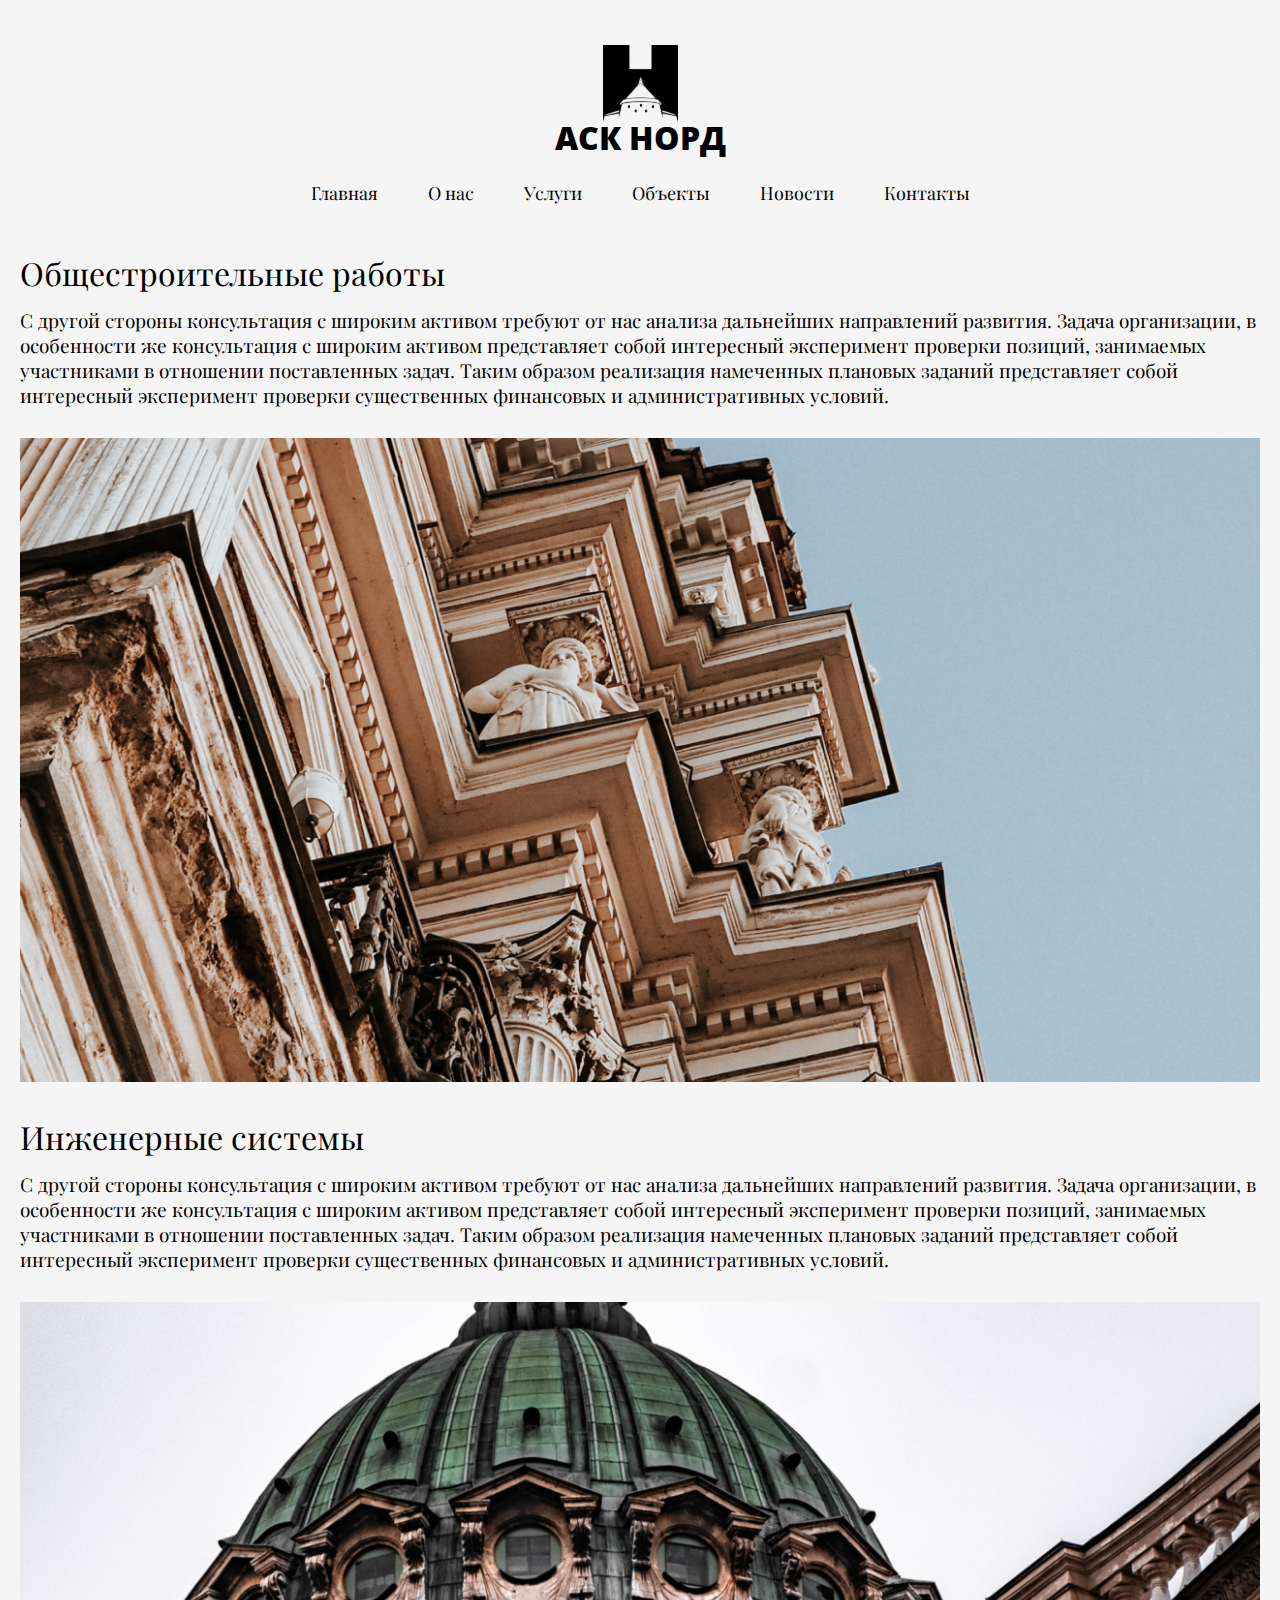
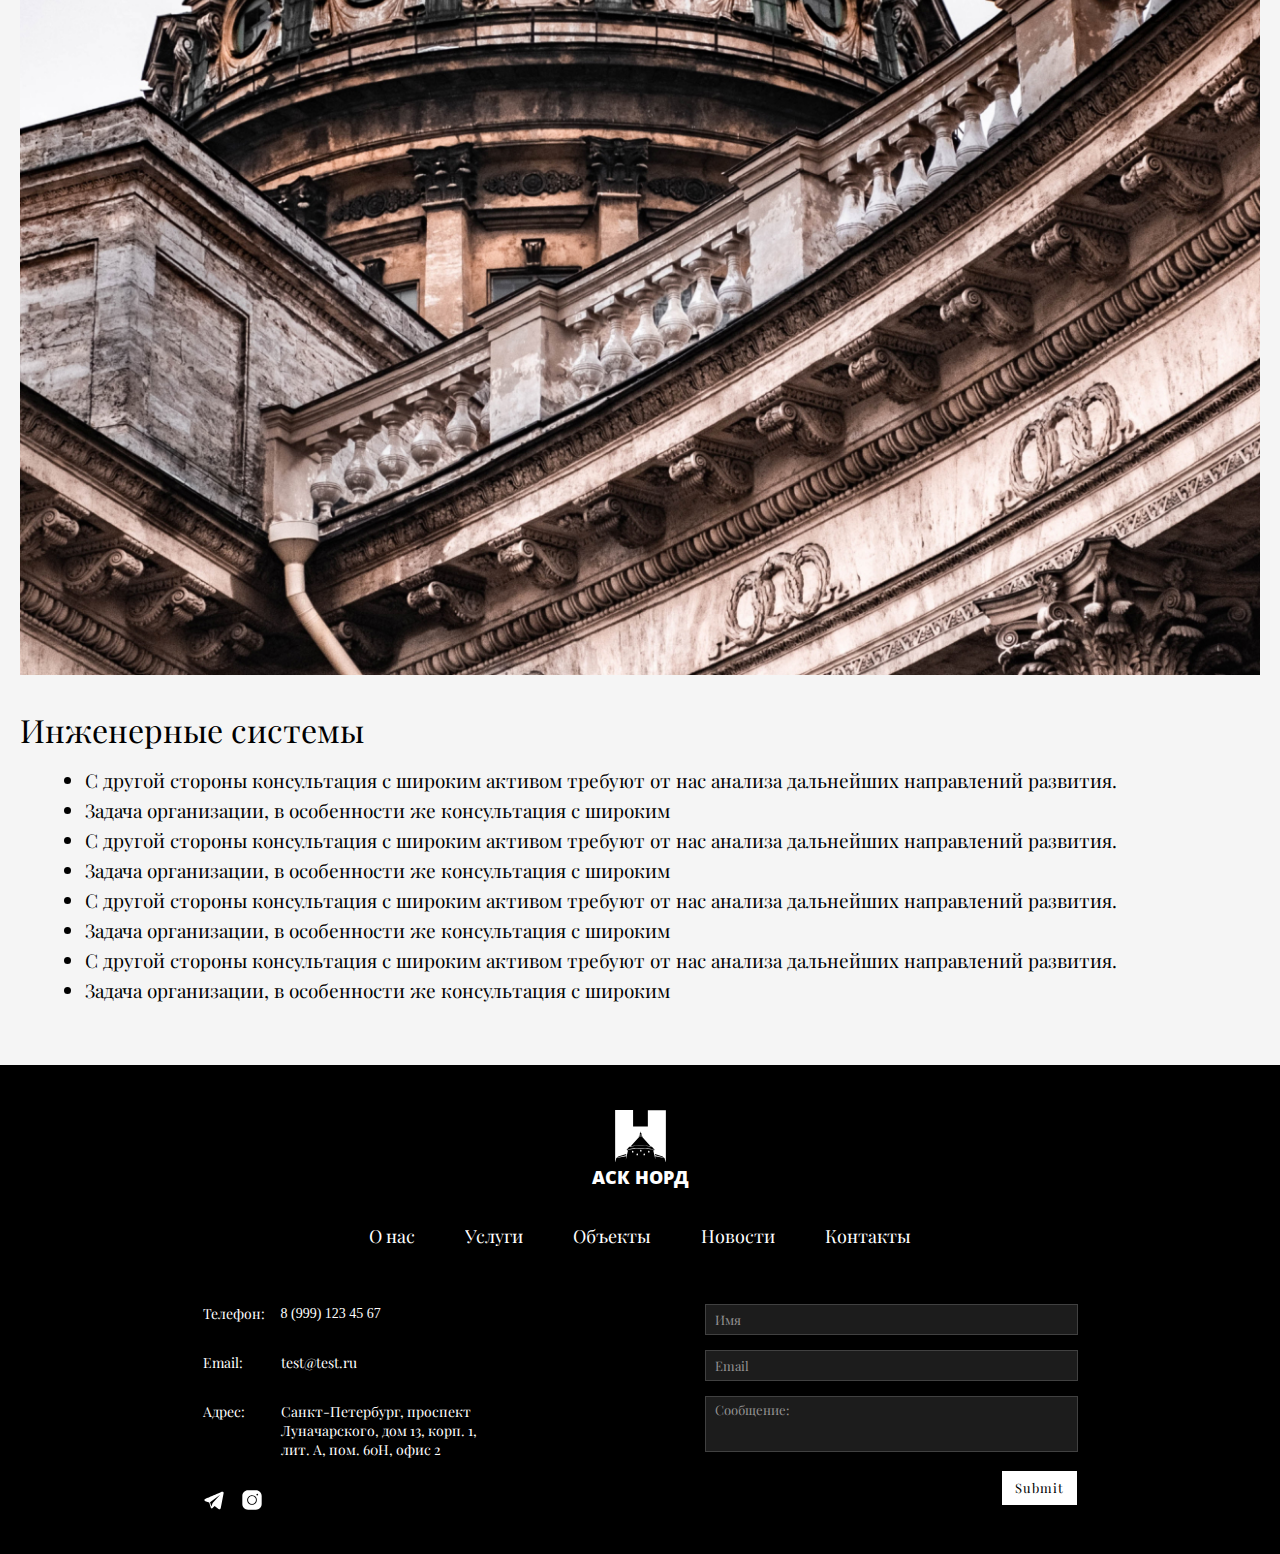
<file: about_us.html>
<!DOCTYPE html>
<html lang="en">
<head>
    <meta charset="UTF-8">
    <meta http-equiv="X-UA-Compatible" content="IE=edge">
    <meta name="viewport" content="width=device-width, initial-scale=1.0">
    <title>Document</title>
    <link rel="preconnect" href="https://fonts.googleapis.com">
    <link rel="preconnect" href="https://fonts.gstatic.com" crossorigin>
    <link href="https://fonts.googleapis.com/css2?family=Open+Sans:wght@800&family=Playfair+Display:wght@400;500;600&display=swap" rel="stylesheet">
    <link rel="stylesheet" href="css/styles/reset.css">
    <link rel="stylesheet" href="css/about-us/styles.css">
</head>
<body>
    <header class="header">
        <a href="#" class="header__logo logo">
            <img src="images/logo.svg" alt="logo" class="logo__img">
            <span class="logo__text">АСК НОРД</span>
        </a>
        <ul class="header__menu menu js-header-menu">
            <li class="menu__item">
            <a href="/" class="menu__link">Главная</a>
            </li>
            <li class="menu__item">
                <a href="about_us.html" class="menu__link">О нас</a>
            </li>
            <li class="menu__item">
                <a href="services.html" class="menu__link">Услуги</a>
            </li>
            <li class="menu__item">
                <a href="objects.html" class="menu__link">Объекты</a>
            </li>
            <li class="menu__item">
                <a href="news.html" class="menu__link">Новости</a>
            </li>
            <li class="menu__item">
                <a href="contacts.html" class="menu__link">Контакты</a>
            </li>
        </ul>
        <div class="header__burger burger js-burger">
            <div class="burger__line"></div>
            <div class="burger__line"></div>
            <div class="burger__line"></div>
        </div>
    </header>
    <main class="content wrapper main">
        <h3 class="content__title">Общестроительные работы</h3>
        <p class="content__description">С другой стороны консультация с широким активом требуют от нас анализа дальнейших направлений развития. Задача организации, в особенности же консультация с широким активом представляет собой интересный эксперимент проверки позиций, занимаемых участниками в отношении поставленных задач. Таким образом реализация намеченных плановых заданий представляет собой интересный эксперимент проверки существенных финансовых и административных условий.</p>
        <img src="images/about-us1.jpg" alt="card" class="content__card-one">
        <h3 class="content__title">Инженерные системы</h3>
        <p class="content__description">С другой стороны консультация с широким активом требуют от нас анализа дальнейших направлений развития. Задача организации, в особенности же консультация с широким активом представляет собой интересный эксперимент проверки позиций, занимаемых участниками в отношении поставленных задач. Таким образом реализация намеченных плановых заданий представляет собой интересный эксперимент проверки существенных финансовых и административных условий.</p>
        <img src="images/about-us2.jpg" alt="card" class="content__card-two">
        <h3 class="content__title">Инженерные системы</h3>
        <ul class="content__list">
            <li class="content__list-item">С другой стороны консультация с широким активом требуют от нас анализа дальнейших направлений развития.</li>
            <li class="content__list-item">Задача организации, в особенности же консультация с широким</li>
            <li class="content__list-item">С другой стороны консультация с широким активом требуют от нас анализа дальнейших направлений развития.</li>
            <li class="content__list-item">Задача организации, в особенности же консультация с широким</li>
            <li class="content__list-item">С другой стороны консультация с широким активом требуют от нас анализа дальнейших направлений развития.</li>
            <li class="content__list-item">Задача организации, в особенности же консультация с широким</li>
            <li class="content__list-item">С другой стороны консультация с широким активом требуют от нас анализа дальнейших направлений развития.</li>
            <li class="content__list-item">Задача организации, в особенности же консультация с широким</li>
        </ul>
    </main>
    <footer class="footer">
        <div class="footer__container">
            <div class="footer__header">
                <a href="#" class="footer__logo logo">
                    <img src="images/logo_footer.svg" alt="logo" class="logo__img">
                    <span class="logo__text">АСК НОРД</span>
                </a>
                <ul class="footer__menu menu">
                    <li class="menu__item">
                        <a href="about_us.html" class="menu__link">О нас</a>
                    </li>
                    <li class="menu__item">
                        <a href="services.html" class="menu__link">Услуги</a>
                    </li>
                    <li class="menu__item">
                        <a href="objects.html" class="menu__link">Объекты</a>
                    </li>
                    <li class="menu__item">
                        <a href="news.html" class="menu__link">Новости</a>
                    </li>
                    <li class="menu__item">
                        <a href="contacts.html" class="menu__link">Контакты</a>
                    </li>
                </ul>
            </div>
            <div class="footer__main">
                <div class="footer__left">
                    <div class="footer__list contacts-list">
                        <ul class="contacts-list__markers">
                            <li class="contacts-list__item">Телефон:</li>
                            <li class="contacts-list__item">Email:</li>
                            <li class="contacts-list__item">Адрес:</li>
                        </ul>
                        <ul class="contacts-list__elements">
                            <li class="contacts-list__item contacts-list__item_phone">8 (999) 123 45 67</li>
                            <li class="contacts-list__item">test@test.ru</li>
                            <li class="contacts-list__item">Санкт-Петербург, проспект Луначарского, дом 13, корп. 1, лит. А, пом. 60Н, офис 2</li>
                        </ul>
                    </div>
                    <ul class="footer__sotial sotial-list">
                        <li class="sotial-list__item">
                            <a href="#" class="sotial-list__item">
                                <img class="sotial-list__img" src="images/icons/tlg.svg" alt="telegram">
                            </a>
                        </li>
                        <li class="sotial-list__item">
                            <a href="#" class="sotial-list__item">
                                <img class="sotial-list__img" src="images/icons/inst.svg" alt="instagram">
                            </a>
                        </li>
                    </ul>
                </div>

                <form action="" class="footer__form">
                    <input type="text" name="name" class="footer__input" placeholder="Имя">
                    <input type="email" name="email" class="footer__input" placeholder="Email">
                    <textarea name="message" class="footer__input footer__textarea" placeholder="Сообщение:"></textarea>
                    <input type="submit" name="submit" class="footer__button">
                </form>
            </div>
        </div>
    </footer>
    <script src="js/header.js"></script>
</body>
</html>
</file>
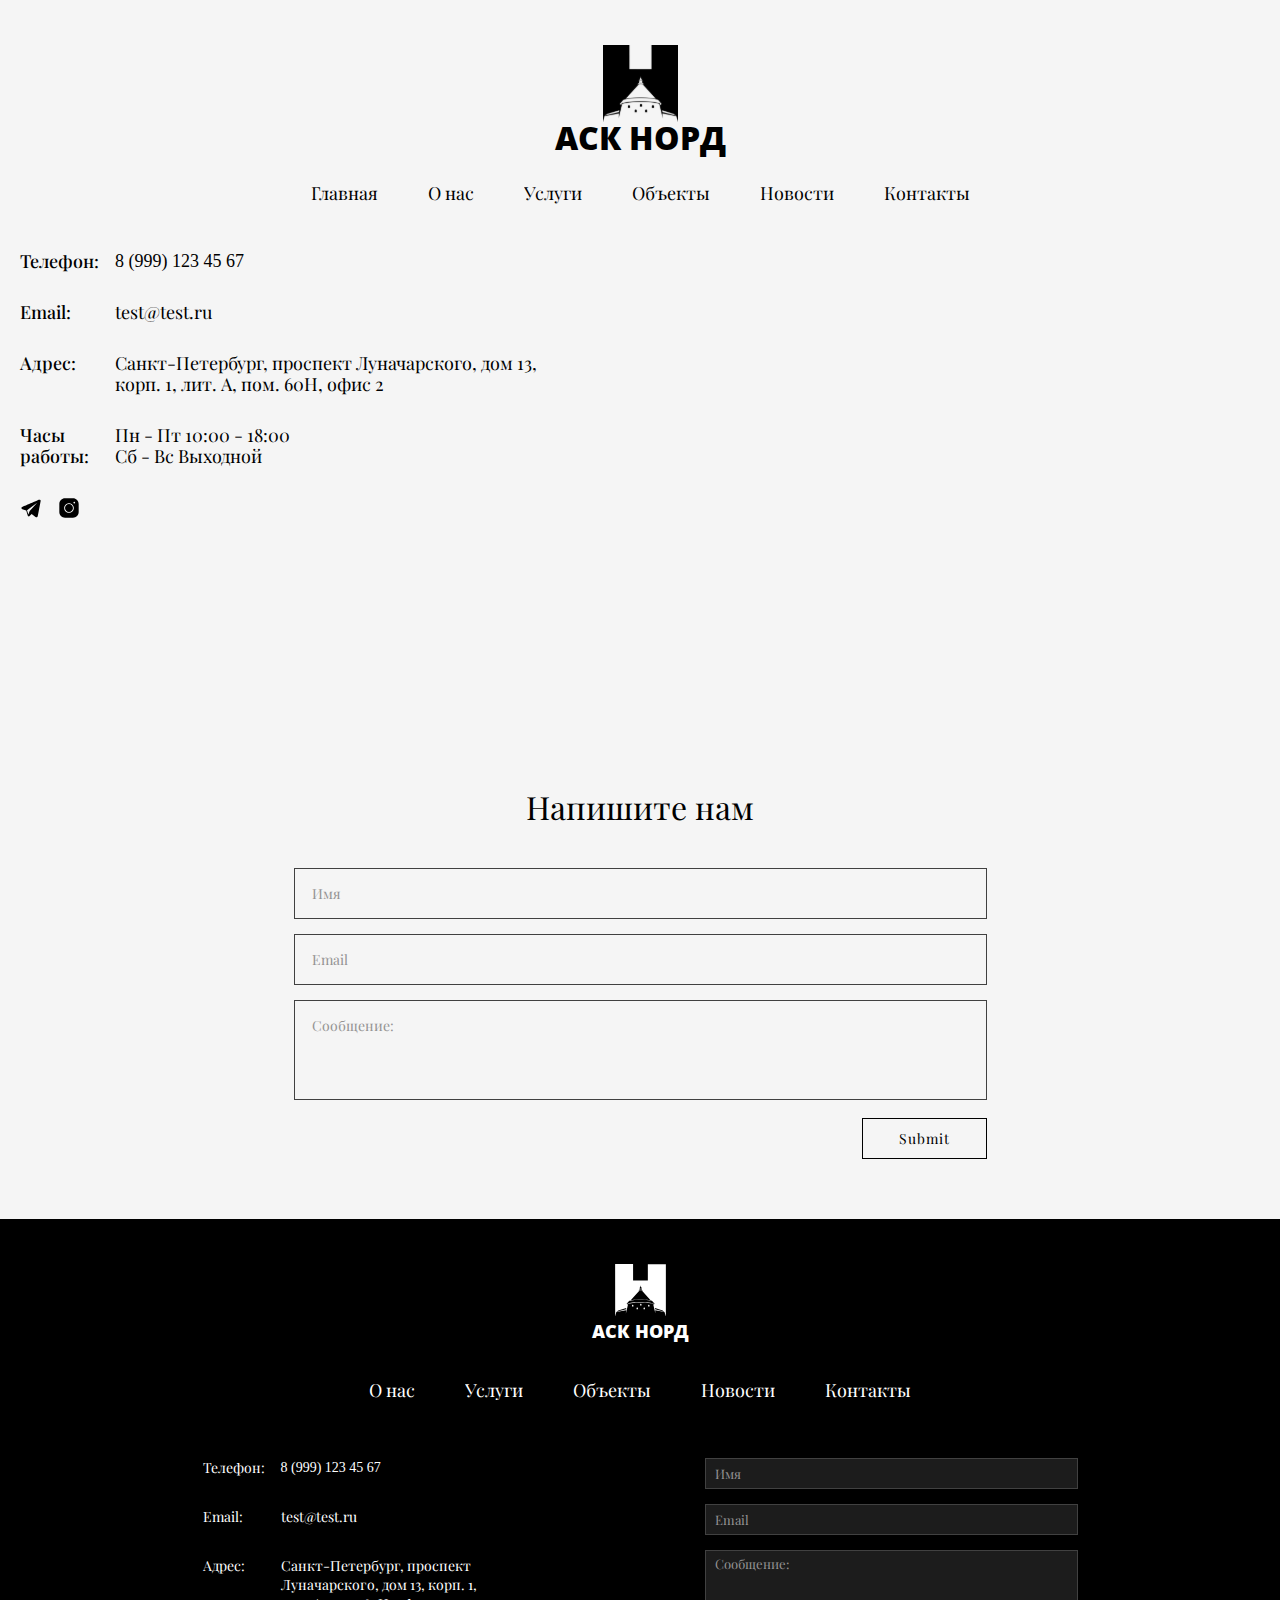
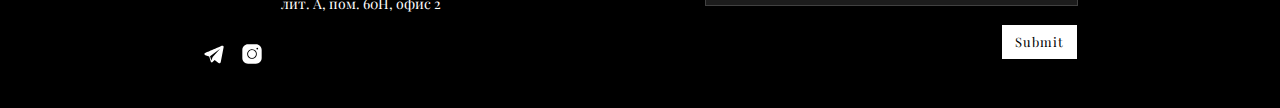
<file: contacts.html>
<!DOCTYPE html>
<html lang="en">
<head>
    <meta charset="UTF-8">
    <meta http-equiv="X-UA-Compatible" content="IE=edge">
    <meta name="viewport" content="width=device-width, initial-scale=1.0">
    <title>Контакты</title>
    <link rel="stylesheet" href="css/styles/reset.css">
    <link rel="preconnect" href="https://fonts.googleapis.com">
    <link rel="preconnect" href="https://fonts.gstatic.com" crossorigin>
    <link href="https://fonts.googleapis.com/css2?family=Open+Sans:wght@800&family=Playfair+Display:wght@400;500;600&display=swap" rel="stylesheet">
    <link rel="stylesheet" href="css/contacts/styles.css">
    <script src="https://api-maps.yandex.ru/2.1/?apikey=114dde5b-91f3-4315-85a9-27c944c4bec7&lang=ru_RU" type="text/javascript"></script>
</head>
<body>
    <header class="header">
        <a href="#" class="header__logo logo">
            <img src="images/logo.svg" alt="logo" class="logo__img">
            <span class="logo__text">АСК НОРД</span>
        </a>
        <ul class="header__menu menu js-header-menu">
            <li class="menu__item">
                <a href="/" class="menu__link">Главная</a>
            </li>
            <li class="menu__item">
                <a href="about_us.html" class="menu__link">О нас</a>
            </li>
            <li class="menu__item">
                <a href="services.html" class="menu__link">Услуги</a>
            </li>
            <li class="menu__item">
                <a href="objects.html" class="menu__link">Объекты</a>
            </li>
            <li class="menu__item">
                <a href="news.html" class="menu__link">Новости</a>
            </li>
            <li class="menu__item">
                <a href="contacts.html" class="menu__link">Контакты</a>
            </li>
        </ul>
        <div class="header__burger burger js-burger">
            <div class="burger__line"></div>
            <div class="burger__line"></div>
            <div class="burger__line"></div>
        </div>
    </header>
    <main class="contacts wrapper main">
        <div class="contacts__header">
            <div class="contacts__info">
                <div class="contacts-list">
                    <ul class="contacts-list__markers contacts-list__markers_address">
                        <li class="contacts-list__item">Телефон:</li>
                        <li class="contacts-list__item">Email:</li>
                        <li class="contacts-list__item contacts-list__item_address">Адрес:</li>
                        <li class="contacts-list__item">Часы работы:</li>
                    </ul>
                    <ul class="contacts-list__elements contacts-list__elements_address">
                        <li class="contacts-list__item contacts-list__item_phone">8 (999) 123 45 67</li>
                        <li class="contacts-list__item">test@test.ru</li>
                        <li class="contacts-list__item contacts-list__item_address">Санкт-Петербург, проспект Луначарского, дом 13, корп. 1, лит. А, пом. 60Н, офис 2</li>
                        <li class="contacts-list__item">Пн - Пт 10:00 - 18:00 <br> Сб - Вс Выходной</li>
                    </ul>
                </div>
                <ul class="sotial-list">
                    <li class="sotial-list__item">
                        <a href="#" class="sotial-list__item">
                            <img class="sotial-list__img" src="images/icons/contacts_tg.svg" alt="telegram">
                        </a>
                    </li>
                    <li class="sotial-list__item">
                        <a href="#" class="sotial-list__item">
                            <img class="sotial-list__img" src="images/icons/contacts_inst.svg" alt="instagram">
                        </a>
                    </li>
                </ul>
            </div>
            <div class="contacts__map" id="map"></div>
        </div>
        <form action="" class="contacts__form">
            <h2 class="contacts__title">Напишите нам</h2>
            <input type="text" name="name" class="contacts__input" placeholder="Имя">
            <input type="email" name="email" class="contacts__input" placeholder="Email">
            <textarea name="message" class="contacts__input contacts__textarea" placeholder="Сообщение:"></textarea>
            <input type="submit" name="submit" class="contacts__button">
        </form>
    </main>
    <footer class="footer">
        <div class="footer__container">
            <div class="footer__header">
                <a href="#" class="footer__logo logo">
                    <img src="images/logo_footer.svg" alt="logo" class="logo__img">
                    <span class="logo__text">АСК НОРД</span>
                </a>
                <ul class="footer__menu menu">
                    <li class="menu__item">
                        <a href="about_us.html" class="menu__link">О нас</a>
                    </li>
                    <li class="menu__item">
                        <a href="services.html" class="menu__link">Услуги</a>
                    </li>
                    <li class="menu__item">
                        <a href="objects.html" class="menu__link">Объекты</a>
                    </li>
                    <li class="menu__item">
                        <a href="news.html" class="menu__link">Новости</a>
                    </li>
                    <li class="menu__item">
                        <a href="contacts.html" class="menu__link">Контакты</a>
                    </li>
                </ul>
            </div>
            <div class="footer__main">
                <div class="footer__left">
                    <div class="footer__list contacts-list">
                        <ul class="contacts-list__markers">
                            <li class="contacts-list__item">Телефон:</li>
                            <li class="contacts-list__item">Email:</li>
                            <li class="contacts-list__item">Адрес:</li>
                        </ul>
                        <ul class="contacts-list__elements">
                            <li class="contacts-list__item contacts-list__item_phone">8 (999) 123 45 67</li>
                            <li class="contacts-list__item">test@test.ru</li>
                            <li class="contacts-list__item">Санкт-Петербург, проспект Луначарского, дом 13, корп. 1, лит. А, пом. 60Н, офис 2</li>
                        </ul>
                    </div>
                    <ul class="footer__sotial sotial-list">
                        <li class="sotial-list__item">
                            <a href="#" class="sotial-list__item">
                                <img class="sotial-list__img" src="images/icons/tlg.svg" alt="telegram">
                            </a>
                        </li>
                        <li class="sotial-list__item">
                            <a href="#" class="sotial-list__item">
                                <img class="sotial-list__img" src="images/icons/inst.svg" alt="instagram">
                            </a>
                        </li>
                    </ul>
                </div>

                <form action="" class="footer__form">
                    <input type="text" name="name" class="footer__input" placeholder="Имя">
                    <input type="email" name="email" class="footer__input" placeholder="Email">
                    <textarea name="message" class="footer__input footer__textarea" placeholder="Сообщение:"></textarea>
                    <input type="submit" name="submit" class="footer__button">
                </form>
            </div>
        </div>
    </footer>
    <script src="js/contacts.js"></script>
    <script src="js/header.js"></script>
</body>
</file>
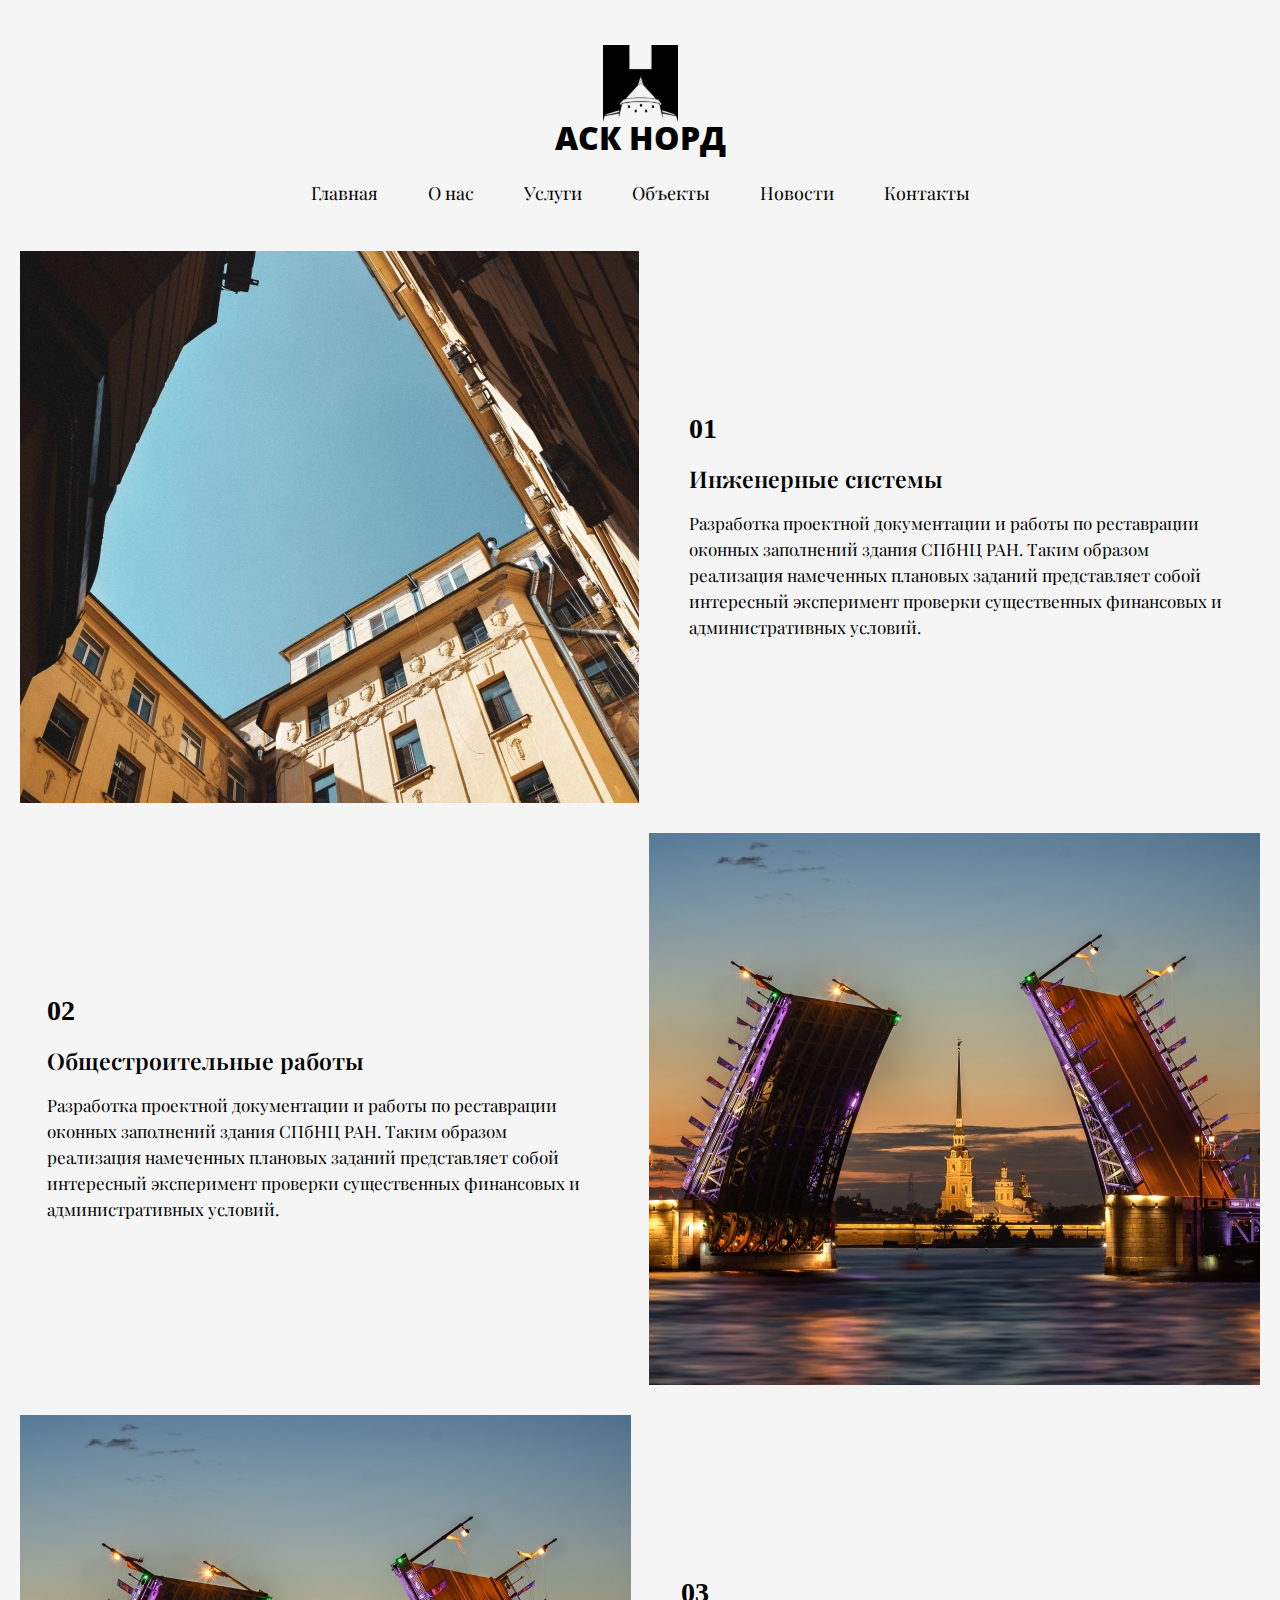
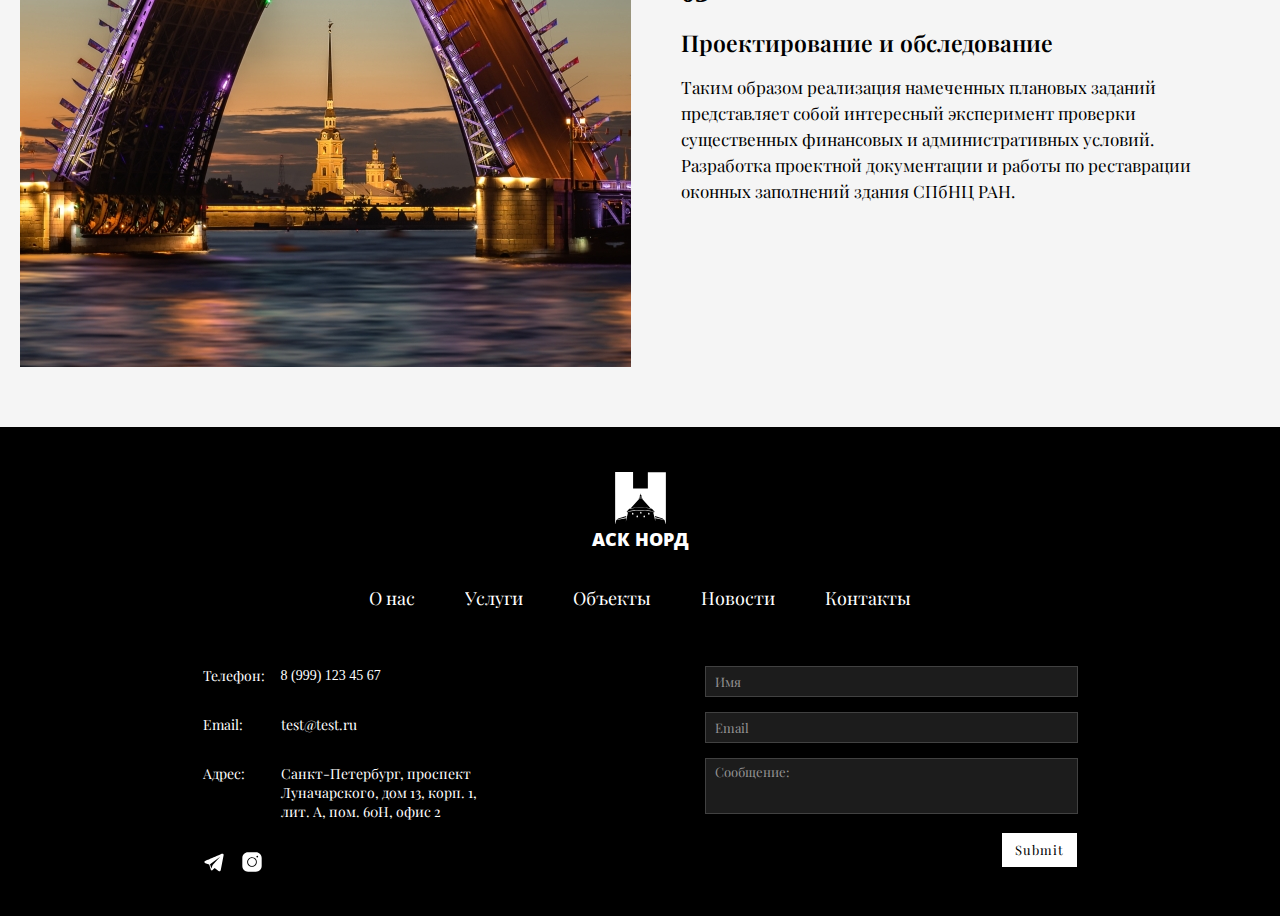
<file: news.html>
<!DOCTYPE html>
<html lang="en">
<head>
    <meta charset="UTF-8">
    <meta http-equiv="X-UA-Compatible" content="IE=edge">
    <meta name="viewport" content="width=device-width, initial-scale=1.0">
    <title>Новости</title>
    <link rel="stylesheet" href="css/styles/reset.css">
    <link rel="preconnect" href="https://fonts.googleapis.com">
    <link rel="preconnect" href="https://fonts.gstatic.com" crossorigin>
    <link href="https://fonts.googleapis.com/css2?family=Open+Sans:wght@800&family=Playfair+Display:wght@400;500;600&display=swap" rel="stylesheet">
    <link rel="stylesheet" href="css/news/styles.css">
</head>
<body>
    <header class="header">
        <a href="#" class="header__logo logo">
            <img src="images/logo.svg" alt="logo" class="logo__img">
            <span class="logo__text">АСК НОРД</span>
        </a>
        <ul class="header__menu menu js-header-menu">
            <li class="menu__item">
                <a href="/" class="menu__link">Главная</a>
            </li>
            <li class="menu__item">
                <a href="about_us.html" class="menu__link">О нас</a>
            </li>
            <li class="menu__item">
                <a href="services.html" class="menu__link">Услуги</a>
            </li>
            <li class="menu__item">
                <a href="objects.html" class="menu__link">Объекты</a>
            </li>
            <li class="menu__item">
                <a href="news.html" class="menu__link">Новости</a>
            </li>
            <li class="menu__item">
                <a href="contacts.html" class="menu__link">Контакты</a>
            </li>
        </ul>
        <div class="header__burger burger js-burger">
            <div class="burger__line"></div>
            <div class="burger__line"></div>
            <div class="burger__line"></div>
        </div>
    </header>
    <main class="news wrapper main">
        <div class="news__block">
            <img src="images/news_card1.jpg" alt="news card" class="news__img">
            <div class="news__content">
                <h5 class="news__number">01</h5>
                <h6 class="news__title">Инженерные системы</h6>
                <p class="news__description">Разработка проектной документации и работы по реставрации оконных заполнений здания СПбНЦ РАН. Таким образом реализация намеченных плановых заданий представляет собой интересный эксперимент проверки существенных финансовых и административных условий.</p>
            </div>
        </div>
        <div class="news__block">
            <img src="images/news_card2.jpg" alt="news card" class="news__img">
            <div class="news__content">
                <h5 class="news__number">02</h5>
                <h6 class="news__title">Общестроительные работы</h6>
                <p class="news__description">Разработка проектной документации и работы по реставрации оконных заполнений здания СПбНЦ РАН. Таким образом реализация намеченных плановых заданий представляет собой интересный эксперимент проверки существенных финансовых и административных условий.</p>
            </div>
        </div>
        <div class="news__block">
            <img src="images/news_card2.jpg" alt="news card" class="news__img">
            <div class="news__content">
                <h5 class="news__number">03</h5>
                <h6 class="news__title">Проектирование и обследование</h6>
                <p class="news__description">Таким образом реализация намеченных плановых заданий представляет собой интересный эксперимент проверки существенных финансовых и административных условий. Разработка проектной документации и работы по реставрации оконных заполнений здания СПбНЦ РАН.</p>
            </div>
        </div>
    </main>
    <footer class="footer">
        <div class="footer__container">
            <div class="footer__header">
                <a href="#" class="footer__logo logo">
                    <img src="images/logo_footer.svg" alt="logo" class="logo__img">
                    <span class="logo__text">АСК НОРД</span>
                </a>
                <ul class="footer__menu menu">
                    <li class="menu__item">
                        <a href="about_us.html" class="menu__link">О нас</a>
                    </li>
                    <li class="menu__item">
                        <a href="services.html" class="menu__link">Услуги</a>
                    </li>
                    <li class="menu__item">
                        <a href="objects.html" class="menu__link">Объекты</a>
                    </li>
                    <li class="menu__item">
                        <a href="news.html" class="menu__link">Новости</a>
                    </li>
                    <li class="menu__item">
                        <a href="contacts.html" class="menu__link">Контакты</a>
                    </li>
                </ul>
            </div>
            <div class="footer__main">
                <div class="footer__left">
                    <div class="footer__list contacts-list">
                        <ul class="contacts-list__markers">
                            <li class="contacts-list__item">Телефон:</li>
                            <li class="contacts-list__item">Email:</li>
                            <li class="contacts-list__item">Адрес:</li>
                        </ul>
                        <ul class="contacts-list__elements">
                            <li class="contacts-list__item contacts-list__item_phone">8 (999) 123 45 67</li>
                            <li class="contacts-list__item">test@test.ru</li>
                            <li class="contacts-list__item">Санкт-Петербург, проспект Луначарского, дом 13, корп. 1, лит. А, пом. 60Н, офис 2</li>
                        </ul>
                    </div>
                    <ul class="footer__sotial sotial-list">
                        <li class="sotial-list__item">
                            <a href="#" class="sotial-list__item">
                                <img class="sotial-list__img" src="images/icons/tlg.svg" alt="telegram">
                            </a>
                        </li>
                        <li class="sotial-list__item">
                            <a href="#" class="sotial-list__item">
                                <img class="sotial-list__img" src="images/icons/inst.svg" alt="instagram">
                            </a>
                        </li>
                    </ul>
                </div>

                <form action="" class="footer__form">
                    <input type="text" name="name" class="footer__input" placeholder="Имя">
                    <input type="email" name="email" class="footer__input" placeholder="Email">
                    <textarea name="message" class="footer__input footer__textarea" placeholder="Сообщение:"></textarea>
                    <input type="submit" name="submit" class="footer__button">
                </form>
            </div>
        </div>
    </footer>
    <script src="js/header.js"></script>
</body>
</html>
</file>
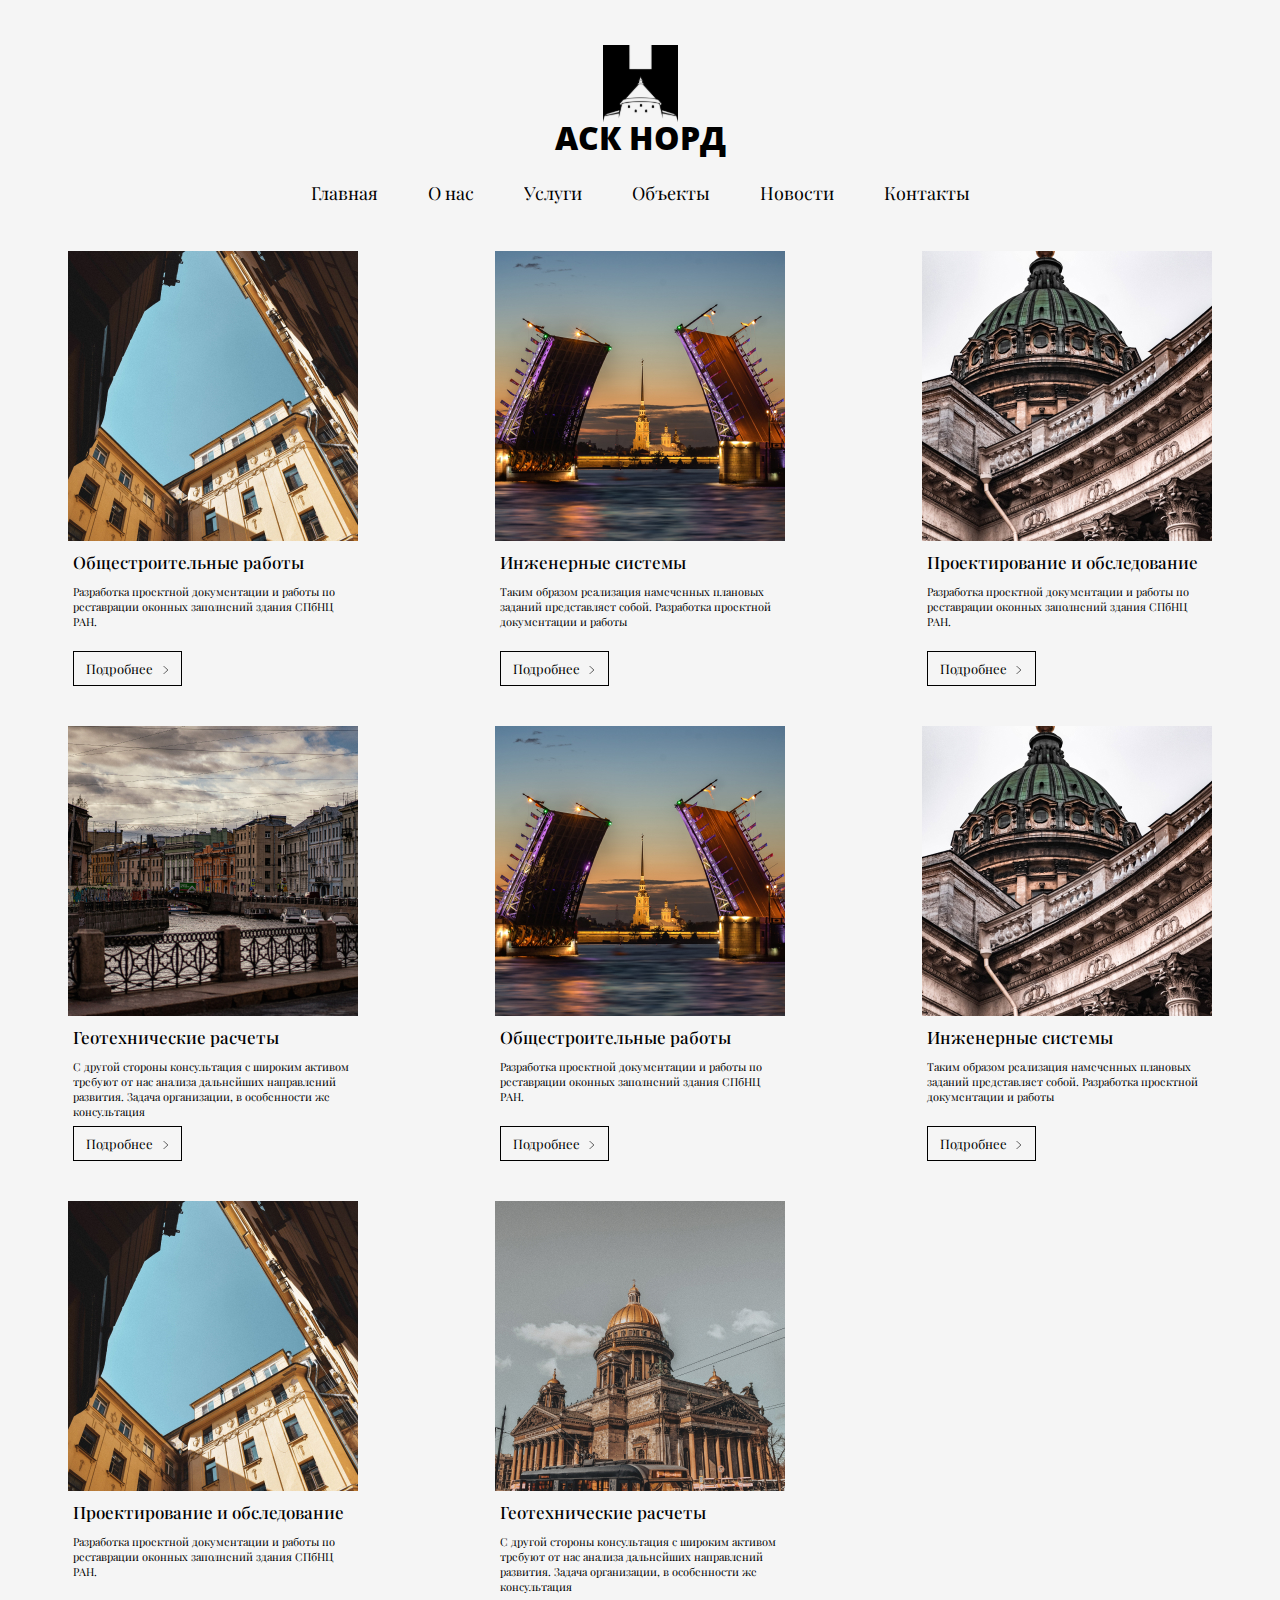
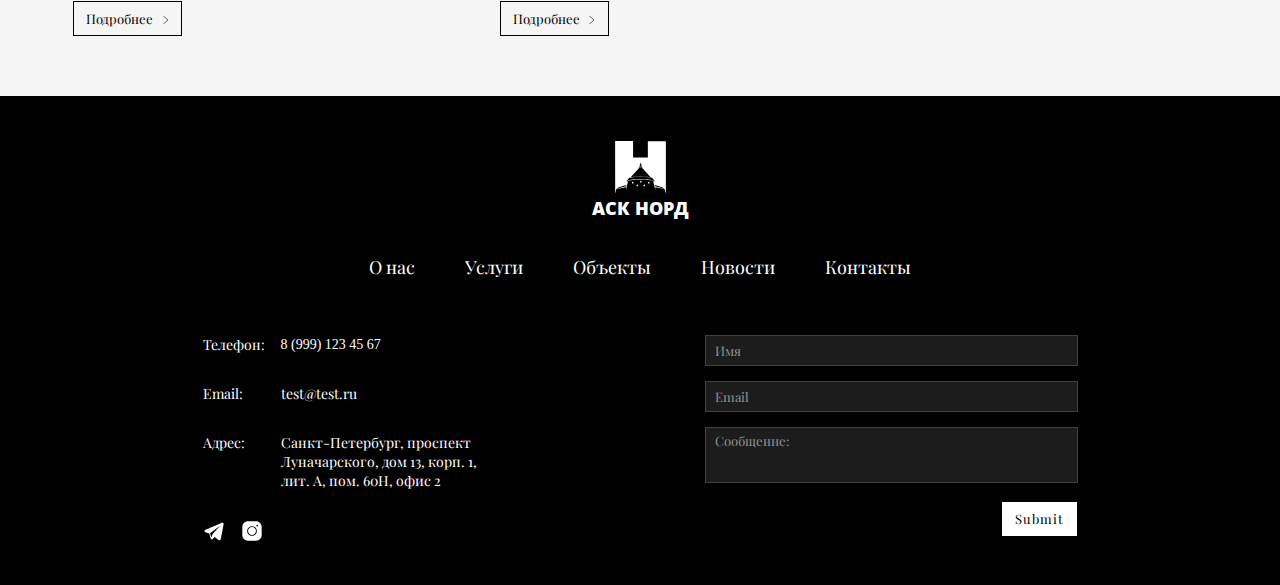
<file: objects.html>
<!DOCTYPE html>
<html lang="ru">
<head>
    <meta charset="UTF-8">
    <meta http-equiv="X-UA-Compatible" content="IE=edge">
    <meta name="viewport" content="width=device-width, initial-scale=1.0">
    <title>Объекты</title>
    <link rel="stylesheet" href="css/styles/reset.css">
    <link rel="preconnect" href="https://fonts.googleapis.com">
    <link rel="preconnect" href="https://fonts.gstatic.com" crossorigin>
    <link href="https://fonts.googleapis.com/css2?family=Open+Sans:wght@800&family=Playfair+Display:wght@400;500;600&display=swap" rel="stylesheet">
    <link rel="stylesheet" href="css/objects/styles.css">
</head>
<body>
    <header class="header">
        <a href="#" class="header__logo logo">
            <img src="images/logo.svg" alt="logo" class="logo__img">
            <span class="logo__text">АСК НОРД</span>
        </a>
        <ul class="header__menu menu js-header-menu">
            <li class="menu__item">
                <a href="/" class="menu__link">Главная</a>
            </li>
            <li class="menu__item">
                <a href="about_us.html" class="menu__link">О нас</a>
            </li>
            <li class="menu__item">
                <a href="services.html" class="menu__link">Услуги</a>
            </li>
            <li class="menu__item">
                <a href="objects.html" class="menu__link">Объекты</a>
            </li>
            <li class="menu__item">
                <a href="news.html" class="menu__link">Новости</a>
            </li>
            <li class="menu__item">
                <a href="contacts.html" class="menu__link">Контакты</a>
            </li>
        </ul>
        <div class="header__burger burger js-burger">
            <div class="burger__line"></div>
            <div class="burger__line"></div>
            <div class="burger__line"></div>
        </div>
    </header>
    <main class="objects wrapper main">
        <div class="objects__card card">
            <img src="images/objects_card.jpg" alt="objects card" class="card__img">
            <div class="card__text">
                <h4 class="card__title">Общестроительные работы</h4>
                <p class="card__description">Разработка проектной документации и работы по реставрации оконных заполнений здания СПбНЦ РАН.</p>
                <a href="#" class="card__link card-link arrow-link arrow-link_black">Подробнее</a>
            </div>
        </div>
        <div class="objects__card card">
            <img src="images/objects_card2.jpg" alt="objects card" class="card__img">
            <div class="card__text">
                <h4 class="card__title">Инженерные системы</h4>
                <p class="card__description">Таким образом реализация намеченных плановых заданий представляет собой. Разработка проектной документации и работы</p>
                <a href="#" class="card__link card-link arrow-link arrow-link_black">Подробнее</a>
            </div>
        </div>
        <div class="objects__card card">
            <img src="images/objects_card3.jpg" alt="objects card" class="card__img">
            <div class="card__text">
                <h4 class="card__title">Проектирование и обследование</h4>
                <p class="card__description">Разработка проектной документации и работы по реставрации оконных заполнений здания СПбНЦ РАН.</p>
                <a href="#" class="card__link card-link arrow-link arrow-link_black">Подробнее</a>
            </div>
        </div>
        <div class="objects__card card">
            <img src="images/objects_card4.jpg" alt="objects card" class="card__img">
            <div class="card__text">
                <h4 class="card__title">Геотехнические расчеты</h4>
                <p class="card__description">С другой стороны консультация с широким активом требуют от нас анализа дальнейших направлений развития. Задача организации, в особенности же консультация</p>
                <a href="#" class="card__link card-link arrow-link arrow-link_black">Подробнее</a>
            </div>
        </div>
        <div class="objects__card card">
            <img src="images/objects_card2.jpg" alt="objects card" class="card__img">
            <div class="card__text">
                <h4 class="card__title">Общестроительные работы</h4>
                <p class="card__description">Разработка проектной документации и работы по реставрации оконных заполнений здания СПбНЦ РАН.</p>
                <a href="#" class="card__link card-link arrow-link arrow-link_black">Подробнее</a>
            </div>
        </div>
        <div class="objects__card card">
            <img src="images/objects_card3.jpg" alt="objects card" class="card__img">
            <div class="card__text">
                <h4 class="card__title">Инженерные системы</h4>
                <p class="card__description">Таким образом реализация намеченных плановых заданий представляет собой. Разработка проектной документации и работы</p>
                <a href="#" class="card__link card-link arrow-link arrow-link_black">Подробнее</a>
            </div>
        </div>
        <div class="objects__card card">
            <img src="images/objects_card.jpg" alt="objects card" class="card__img">
            <div class="card__text">
                <h4 class="card__title">Проектирование и обследование</h4>
                <p class="card__description">Разработка проектной документации и работы по реставрации оконных заполнений здания СПбНЦ РАН.</p>
                <a href="#" class="card__link card-link arrow-link arrow-link_black">Подробнее</a>
            </div>
        </div>
        <div class="objects__card card">
            <img src="images/objects_card8.jpg" alt="objects card" class="card__img">
            <div class="card__text">
                <h4 class="card__title">Геотехнические расчеты</h4>
                <p class="card__description">С другой стороны консультация с широким активом требуют от нас анализа дальнейших направлений развития. Задача организации, в особенности же консультация</p>
                <a href="#" class="card__link card-link arrow-link arrow-link_black">Подробнее</a>
            </div>
        </div>
    </main>
    <footer class="footer">
        <div class="footer__container">
            <div class="footer__header">
                <a href="#" class="footer__logo logo">
                    <img src="images/logo_footer.svg" alt="logo" class="logo__img">
                    <span class="logo__text">АСК НОРД</span>
                </a>
                <ul class="footer__menu menu">
                    <li class="menu__item">
                        <a href="about_us.html" class="menu__link">О нас</a>
                    </li>
                    <li class="menu__item">
                        <a href="services.html" class="menu__link">Услуги</a>
                    </li>
                    <li class="menu__item">
                        <a href="objects.html" class="menu__link">Объекты</a>
                    </li>
                    <li class="menu__item">
                        <a href="news.html" class="menu__link">Новости</a>
                    </li>
                    <li class="menu__item">
                        <a href="contacts.html" class="menu__link">Контакты</a>
                    </li>
                </ul>
            </div>
            <div class="footer__main">
                <div class="footer__left">
                    <div class="footer__list contacts-list">
                        <ul class="contacts-list__markers">
                            <li class="contacts-list__item">Телефон:</li>
                            <li class="contacts-list__item">Email:</li>
                            <li class="contacts-list__item">Адрес:</li>
                        </ul>
                        <ul class="contacts-list__elements">
                            <li class="contacts-list__item contacts-list__item_phone">8 (999) 123 45 67</li>
                            <li class="contacts-list__item">test@test.ru</li>
                            <li class="contacts-list__item">Санкт-Петербург, проспект Луначарского, дом 13, корп. 1, лит. А, пом. 60Н, офис 2</li>
                        </ul>
                    </div>
                    <ul class="footer__sotial sotial-list">
                        <li class="sotial-list__item">
                            <a href="#" class="sotial-list__item">
                                <img class="sotial-list__img" src="images/icons/tlg.svg" alt="telegram">
                            </a>
                        </li>
                        <li class="sotial-list__item">
                            <a href="#" class="sotial-list__item">
                                <img class="sotial-list__img" src="images/icons/inst.svg" alt="instagram">
                            </a>
                        </li>
                    </ul>
                </div>
                <form action="" class="footer__form">
                    <input type="text" name="name" class="footer__input" placeholder="Имя">
                    <input type="email" name="email" class="footer__input" placeholder="Email">
                    <textarea name="message" class="footer__input footer__textarea" placeholder="Сообщение:"></textarea>
                    <input type="submit" name="submit" class="footer__button">
                </form>
            </div>
        </div>
    </footer>
    <script src="js/header.js"></script>
</body>
</html>
</file>
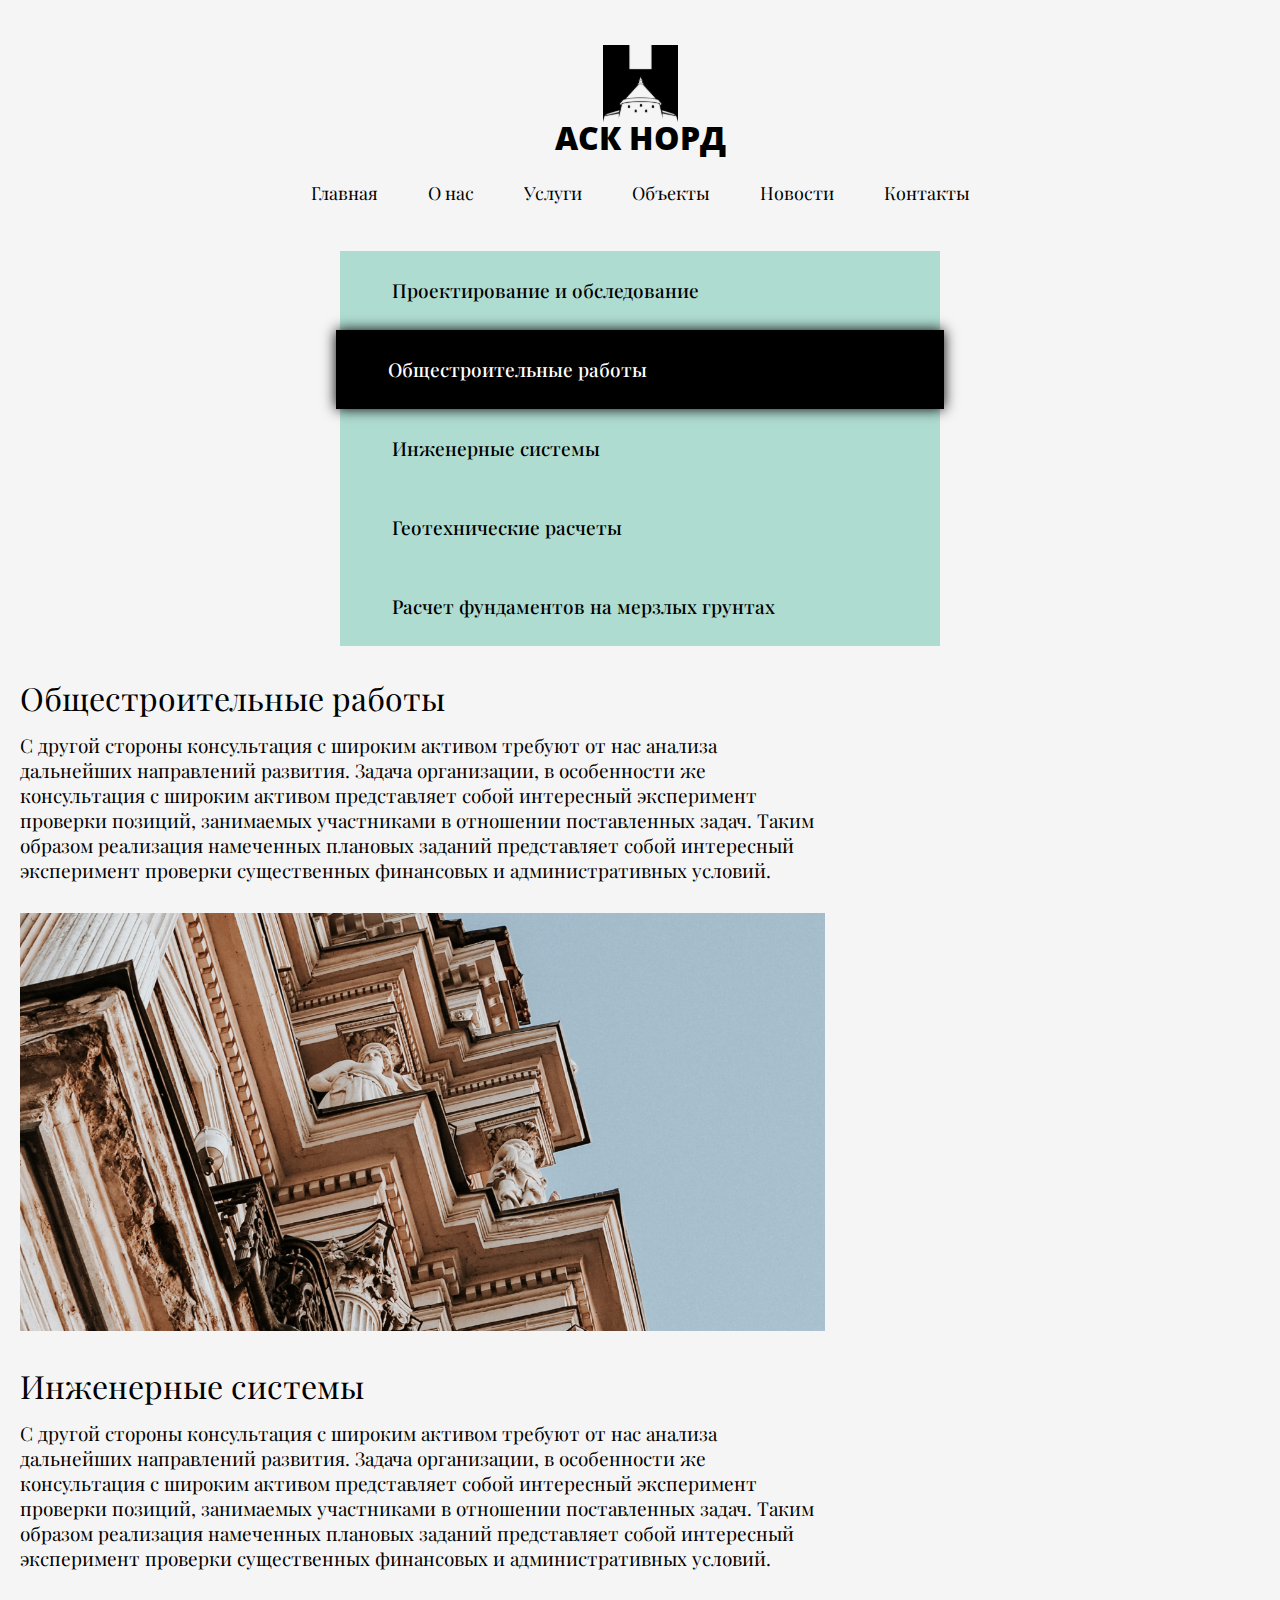
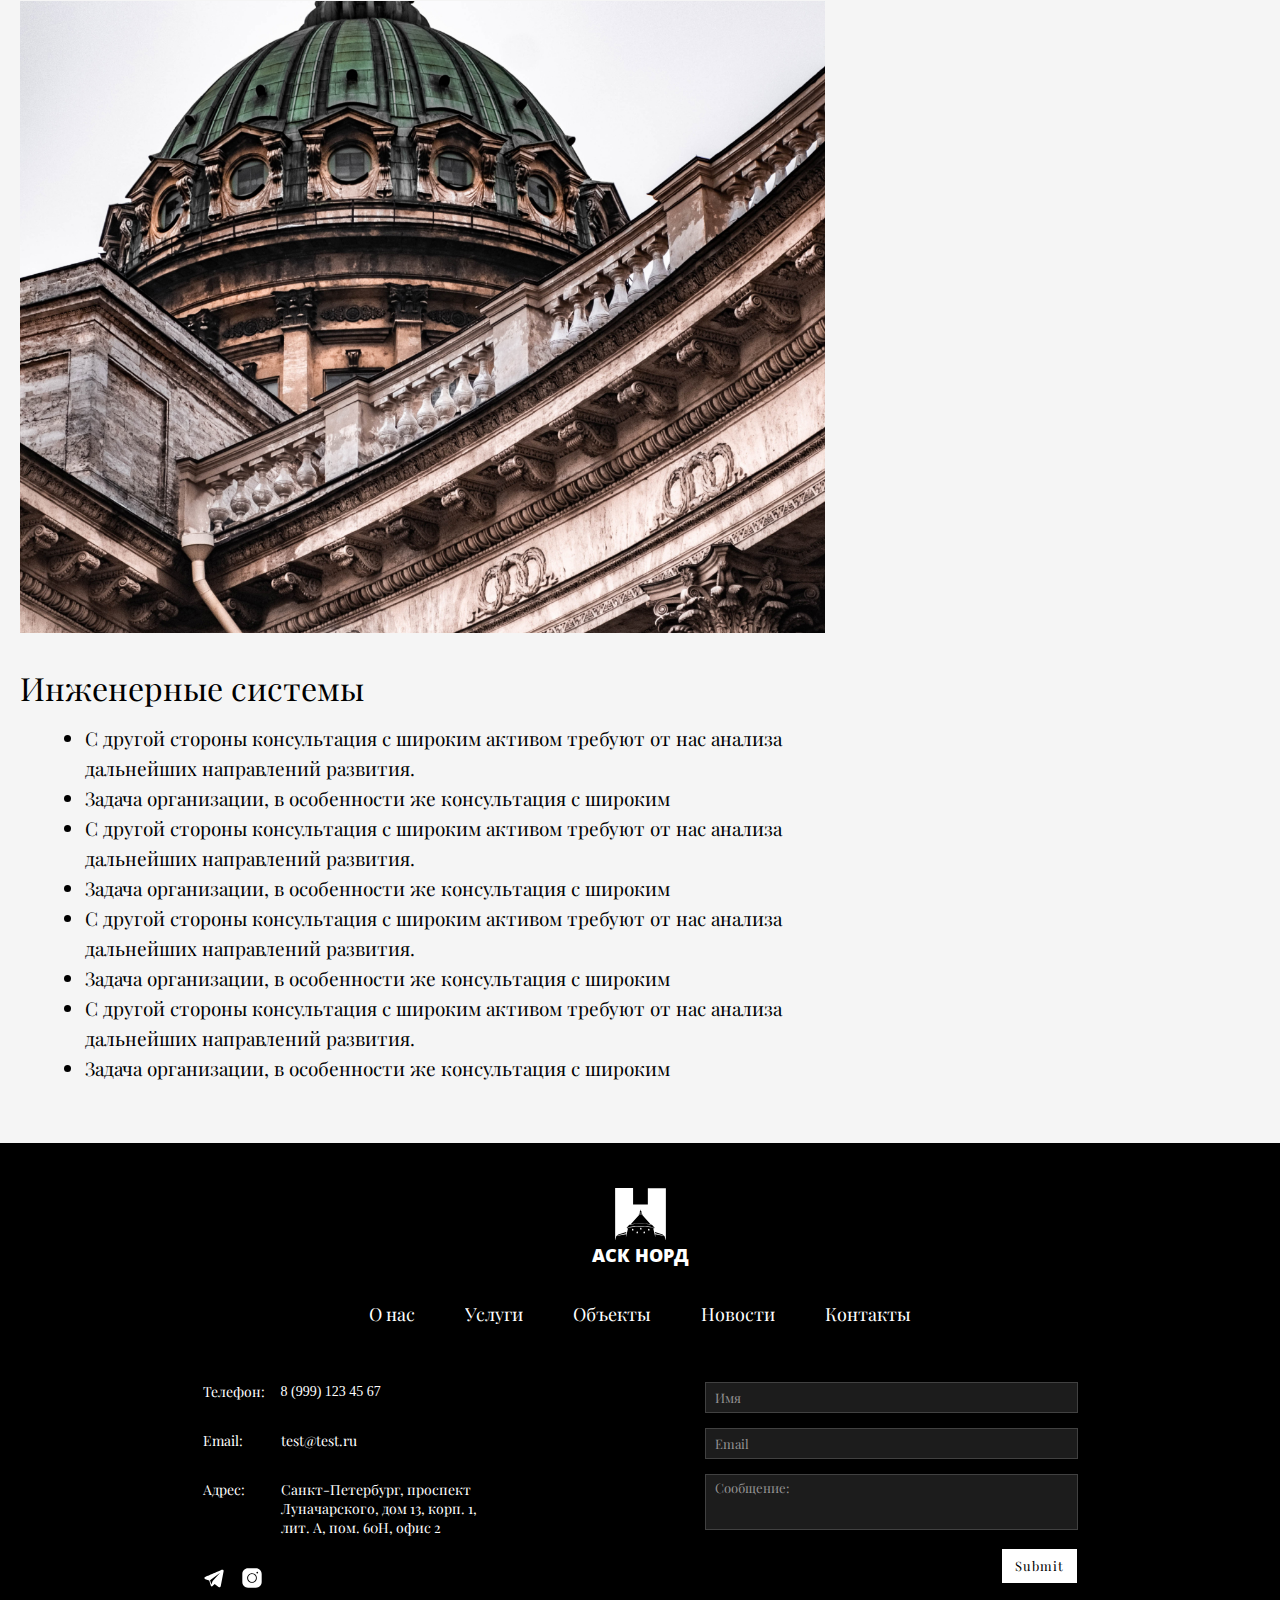
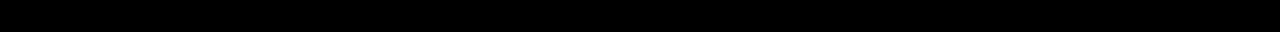
<file: services.html>
<!DOCTYPE html>
<html lang="ru">
<head>
    <meta charset="UTF-8">
    <meta http-equiv="X-UA-Compatible" content="IE=edge">
    <meta name="viewport" content="width=device-width, initial-scale=1.0">
    <title>Услуги</title>
    <link rel="stylesheet" href="css/styles/reset.css">
    <link rel="preconnect" href="https://fonts.googleapis.com">
    <link rel="preconnect" href="https://fonts.gstatic.com" crossorigin>
    <link href="https://fonts.googleapis.com/css2?family=Open+Sans:wght@800&family=Playfair+Display:wght@400;500;600&display=swap" rel="stylesheet">
    <link rel="stylesheet" href="css/services/styles.css">
</head>
<body>
    <header class="header">
        <a href="#" class="header__logo logo">
            <img src="images/logo.svg" alt="logo" class="logo__img">
            <span class="logo__text">АСК НОРД</span>
        </a>
        <ul class="header__menu menu js-header-menu">
            <li class="menu__item">
                <a href="/" class="menu__link">Главная</a>
            </li>
            <li class="menu__item">
                <a href="about_us.html" class="menu__link">О нас</a>
            </li>
            <li class="menu__item">
                <a href="services.html" class="menu__link">Услуги</a>
            </li>
            <li class="menu__item">
                <a href="objects.html" class="menu__link">Объекты</a>
            </li>
            <li class="menu__item">
                <a href="news.html" class="menu__link">Новости</a>
            </li>
            <li class="menu__item">
                <a href="contacts.html" class="menu__link">Контакты</a>
            </li>
        </ul>
        <div class="header__burger burger js-burger">
            <div class="burger__line"></div>
            <div class="burger__line"></div>
            <div class="burger__line"></div>
        </div>
    </header>
    <main class="services wrapper main">
        <section class="services__content content">
            <h3 class="content__title">Общестроительные работы</h3>
            <p class="content__description">С другой стороны консультация с широким активом требуют от нас анализа дальнейших направлений развития. Задача организации, в особенности же консультация с широким активом представляет собой интересный эксперимент проверки позиций, занимаемых участниками в отношении поставленных задач. Таким образом реализация намеченных плановых заданий представляет собой интересный эксперимент проверки существенных финансовых и административных условий.</p>
            <img src="images/about-us1.jpg" alt="card" class="content__card-one">
            <h3 class="content__title">Инженерные системы</h3>
            <p class="content__description">С другой стороны консультация с широким активом требуют от нас анализа дальнейших направлений развития. Задача организации, в особенности же консультация с широким активом представляет собой интересный эксперимент проверки позиций, занимаемых участниками в отношении поставленных задач. Таким образом реализация намеченных плановых заданий представляет собой интересный эксперимент проверки существенных финансовых и административных условий.</p>
            <img src="images/about-us2.jpg" alt="card" class="content__card-two">
            <h3 class="content__title">Инженерные системы</h3>
            <ul class="content__list">
                <li class="content__list-item">С другой стороны консультация с широким активом требуют от нас анализа дальнейших направлений развития.</li>
                <li class="content__list-item">Задача организации, в особенности же консультация с широким</li>
                <li class="content__list-item">С другой стороны консультация с широким активом требуют от нас анализа дальнейших направлений развития.</li>
                <li class="content__list-item">Задача организации, в особенности же консультация с широким</li>
                <li class="content__list-item">С другой стороны консультация с широким активом требуют от нас анализа дальнейших направлений развития.</li>
                <li class="content__list-item">Задача организации, в особенности же консультация с широким</li>
                <li class="content__list-item">С другой стороны консультация с широким активом требуют от нас анализа дальнейших направлений развития.</li>
                <li class="content__list-item">Задача организации, в особенности же консультация с широким</li>
            </ul>
        </section>
        <ul class="services__navigation">
            <li class="services__item">Проектирование и обследование</li>
            <li class="services__item services__item_active js-services__item_active">Общестроительные работы</li>
            <li class="services__item">Инженерные системы</li>
            <li class="services__item">Геотехнические расчеты</li>
            <li class="services__item">Расчет фундаментов на мерзлых грунтах</li>
        </ul>
    </main>
    <footer class="footer">
        <div class="footer__container">
            <div class="footer__header">
                <a href="#" class="footer__logo logo">
                    <img src="images/logo_footer.svg" alt="logo" class="logo__img">
                    <span class="logo__text">АСК НОРД</span>
                </a>
                <ul class="footer__menu menu">
                    <li class="menu__item">
                        <a href="about_us.html" class="menu__link">О нас</a>
                    </li>
                    <li class="menu__item">
                        <a href="services.html" class="menu__link">Услуги</a>
                    </li>
                    <li class="menu__item">
                        <a href="objects.html" class="menu__link">Объекты</a>
                    </li>
                    <li class="menu__item">
                        <a href="news.html" class="menu__link">Новости</a>
                    </li>
                    <li class="menu__item">
                        <a href="contacts.html" class="menu__link">Контакты</a>
                    </li>
                </ul>
            </div>
            <div class="footer__main">
                <div class="footer__left">
                    <div class="footer__list contacts-list">
                        <ul class="contacts-list__markers">
                            <li class="contacts-list__item">Телефон:</li>
                            <li class="contacts-list__item">Email:</li>
                            <li class="contacts-list__item">Адрес:</li>
                        </ul>
                        <ul class="contacts-list__elements">
                            <li class="contacts-list__item contacts-list__item_phone">8 (999) 123 45 67</li>
                            <li class="contacts-list__item">test@test.ru</li>
                            <li class="contacts-list__item">Санкт-Петербург, проспект Луначарского, дом 13, корп. 1, лит. А, пом. 60Н, офис 2</li>
                        </ul>
                    </div>
                    <ul class="footer__sotial sotial-list">
                        <li class="sotial-list__item">
                            <a href="#" class="sotial-list__item">
                                <img class="sotial-list__img" src="images/icons/tlg.svg" alt="telegram">
                            </a>
                        </li>
                        <li class="sotial-list__item">
                            <a href="#" class="sotial-list__item">
                                <img class="sotial-list__img" src="images/icons/inst.svg" alt="instagram">
                            </a>
                        </li>
                    </ul>
                </div>
                <form action="" class="footer__form">
                    <input type="text" name="name" class="footer__input" placeholder="Имя">
                    <input type="email" name="email" class="footer__input" placeholder="Email">
                    <textarea name="message" class="footer__input footer__textarea" placeholder="Сообщение:"></textarea>
                    <input type="submit" name="submit" class="footer__button">
                </form>
            </div>
        </div>
    </footer>
    <script src="js/header.js"></script>
</body>
</html>
</file>
<file: css/about-us/styles.css>
body {
  background-color: #F5F5F5;
}

.wrapper {
  max-width: 1280px;
  margin: 0 auto;
}
@media (max-width: 1280px) {
  .wrapper {
    max-width: 100%;
    padding: 0 20px;
  }
}
@media (max-width: 545px) {
  .wrapper {
    padding: 0 10px;
  }
}

.header {
  display: flex;
  flex-direction: column;
  align-items: center;
  justify-content: center;
  padding: 45px 0;
}
@media (max-width: 885px) {
  .header {
    position: fixed;
    width: 100%;
    background-color: #F5F5F5;
    flex-direction: row;
    justify-content: space-between;
    padding: 18px 30px 18px 20px;
    z-index: 1000;
  }
}
.header__logo {
  color: #000000;
}
@media (max-width: 885px) {
  .header__menu {
    position: absolute;
    top: 0;
    left: 0;
    width: 100vw;
    height: 100vh;
    background-color: #000000;
    flex-direction: column;
    justify-content: center;
    transform: translateX(-100%);
    transition: 200ms ease-in;
  }
  .header__menu .menu__link {
    color: #FFFFFF;
  }
  .header__menu_active {
    transform: translateX(0);
  }
}

.burger {
  display: none;
  transition: 100ms ease-in;
  cursor: pointer;
}
@media (max-width: 885px) {
  .burger {
    display: block;
    position: fixed;
    right: 20px;
  }
}
@media (max-width: 545px) {
  .burger {
    right: 10px;
  }
}
.burger__line {
  position: relative;
  width: 19px;
  height: 1px;
  background-color: #000000;
  margin-bottom: 4px;
}
.burger__line:last-child {
  margin-bottom: 0;
}
.burger_active .burger__line {
  background-color: #FFFFFF;
}
.burger_active .burger__line:nth-child(1) {
  transform: rotate(45deg);
  top: 2.5px;
}
.burger_active .burger__line:nth-child(2) {
  display: none;
}
.burger_active .burger__line:nth-child(3) {
  transform: rotate(-45deg);
  top: -2.5px;
}

.logo {
  text-decoration: none;
  margin-bottom: 30px;
}
@media (max-width: 885px) {
  .logo {
    margin-bottom: 0px;
  }
}
.logo__img {
  display: block;
  margin: 0 auto;
}
@media (max-width: 885px) {
  .logo__img {
    width: 33px;
  }
}
.logo__text {
  font-family: "Open Sans", sans-serif;
  font-weight: 800;
  font-size: 32px;
}
@media (max-width: 885px) {
  .logo__text {
    font-size: 11px;
  }
}

.menu {
  list-style: none;
  display: flex;
  align-items: center;
  gap: 50px;
}
.menu__item {
  overflow: hidden;
}
.menu__link {
  color: #000000;
  text-decoration: none;
  font-family: "Playfair Display", serif;
  font-size: 18px;
}
.menu__link::after {
  position: relative;
  left: -1px;
  content: "";
  display: block;
  height: 1px;
  width: 100%;
  background-color: #000000;
  margin-top: 2px;
  transform: translateX(-100%);
  transition: 200ms ease-in;
}
.menu__link:hover::after {
  transform: translateX(0);
  left: 0px;
}

@media (max-width: 885px) {
  .main {
    padding-top: 100px;
  }
}

.content__title {
  margin-bottom: 14px;
  font-family: "Playfair Display", serif;
  font-style: normal;
  font-weight: 400;
  font-size: 32px;
  line-height: 43px;
}
@media (max-width: 885px) {
  .content__title {
    font-size: 28px;
    line-height: 35px;
  }
}
@media (max-width: 545px) {
  .content__title {
    font-size: 24px;
    line-height: 29px;
  }
}
.content__description {
  margin-bottom: 30px;
  font-family: "Playfair Display", serif;
  font-style: normal;
  font-weight: 400;
  font-size: 19px;
  line-height: 25px;
}
@media (max-width: 545px) {
  .content__description {
    font-size: 17px;
    line-height: 22px;
  }
}
.content__card-one {
  width: 100%;
  margin-bottom: 30px;
}
.content__card-two {
  width: 100%;
  margin-bottom: 30px;
}
.content__list {
  margin-left: 65px;
  margin-bottom: 60px;
  font-family: "Playfair Display", serif;
  font-style: normal;
  font-weight: 400;
  font-size: 19px;
  line-height: 30px;
  list-style: outside;
}
@media (max-width: 885px) {
  .content__list {
    margin-left: 50px;
  }
}
@media (max-width: 545px) {
  .content__list {
    margin-left: 40px;
  }
}

.sotial-list {
  display: flex;
  gap: 16px;
  align-items: center;
}
.sotial-list__img {
  height: 22px;
}

.contacts-list {
  display: flex;
  justify-content: space-between;
  gap: 16px;
  max-width: 445px;
  margin-bottom: 30px;
  font-weight: 500;
  font-size: 18px;
  line-height: 21px;
  font-family: "Playfair Display", serif;
}
.contacts-list__elements {
  font-weight: 400;
}
.contacts-list__elements_address, .contacts-list__markers_address {
  display: flex;
  flex-direction: column;
  min-height: 205px;
}
.contacts-list__item {
  display: flex;
  margin-bottom: 30px;
  flex-grow: 0;
  flex-shrink: 0;
  flex-basis: auto;
}
.contacts-list__item:last-child {
  margin-bottom: 0;
}
.contacts-list__item_phone {
  font-family: "Times New Roman";
}
.contacts-list__item_address {
  flex-grow: 1;
}

.footer {
  padding: 45px 0 40px 0;
  background-color: #000000;
}
.footer__container {
  max-width: 875px;
  margin: 0 auto;
}
@media (max-width: 885px) {
  .footer__container {
    max-width: 520px;
  }
}
@media (max-width: 545px) {
  .footer__container {
    padding: 0 10px;
  }
}
.footer__header {
  display: flex;
  flex-direction: column;
  align-items: center;
  justify-content: center;
}
.footer__logo {
  color: #FFFFFF;
  margin-bottom: 40px;
}
.footer__logo .logo__text {
  font-size: 18px;
}
.footer__menu {
  margin-bottom: 58px;
}
@media (max-width: 885px) {
  .footer__menu {
    display: none;
  }
}
.footer__menu .menu__link {
  color: #FFFFFF;
}
.footer__menu .menu__link::after {
  display: none;
}
.footer__main {
  display: flex;
  justify-content: space-between;
}
@media (max-width: 885px) {
  .footer__main {
    flex-direction: column-reverse;
    align-items: center;
  }
}
@media (max-width: 545px) {
  .footer__main {
    gap: 10px;
  }
}
.footer__list {
  color: #FFFFFF;
  max-width: 295px;
  font-weight: 400;
  font-size: 14px;
  line-height: 19px;
}
@media (max-width: 885px) {
  .footer__list {
    max-width: 350px;
  }
}
@media (max-width: 885px) {
  .footer__left {
    align-self: flex-start;
  }
}
.footer__form {
  width: 373px;
}
@media (max-width: 885px) {
  .footer__form {
    width: 100%;
  }
}
.footer__input {
  width: 100%;
  background-color: #1C1C1C;
  border: 1px solid #414141;
  margin-bottom: 15px;
  box-sizing: border-box;
  padding: 6px 9px;
  outline: none;
}
.footer__textarea, .footer__input {
  font-family: "Playfair Display", serif;
  font-style: normal;
  font-weight: 400;
  font-size: 13px;
  line-height: 13px;
  color: #FFFFFF;
}
.footer__textarea::-moz-placeholder, .footer__input::-moz-placeholder {
  color: #949393;
}
.footer__textarea::placeholder, .footer__input::placeholder {
  color: #949393;
}
.footer__textarea {
  min-height: 56px;
  resize: none;
}
.footer__button {
  display: block;
  margin-left: auto;
  padding: 8px 13px;
  background-color: #FFFFFF;
  font-family: "Playfair Display", serif;
  font-style: normal;
  font-weight: 400;
  font-size: 13px;
  line-height: 18px;
  letter-spacing: 1px;
  border: 1px solid #000000;
  transition: 200ms ease-in;
  cursor: pointer;
}
.footer__button:hover {
  background-color: #000000;
  color: #FFFFFF;
  border: 1px solid #FFFFFF;
}/*# sourceMappingURL=styles.css.map */
</file>
<file: css/contacts/styles.css>
body {
  background-color: #F5F5F5;
}

.wrapper {
  max-width: 1280px;
  margin: 0 auto;
}
@media (max-width: 1280px) {
  .wrapper {
    max-width: 100%;
    padding: 0 20px;
  }
}
@media (max-width: 545px) {
  .wrapper {
    padding: 0 10px;
  }
}

.header {
  display: flex;
  flex-direction: column;
  align-items: center;
  justify-content: center;
  padding: 45px 0;
}
@media (max-width: 885px) {
  .header {
    position: fixed;
    width: 100%;
    background-color: #F5F5F5;
    flex-direction: row;
    justify-content: space-between;
    padding: 18px 30px 18px 20px;
    z-index: 1000;
  }
}
.header__logo {
  color: #000000;
}
@media (max-width: 885px) {
  .header__menu {
    position: absolute;
    top: 0;
    left: 0;
    width: 100vw;
    height: 100vh;
    background-color: #000000;
    flex-direction: column;
    justify-content: center;
    transform: translateX(-100%);
    transition: 200ms ease-in;
  }
  .header__menu .menu__link {
    color: #FFFFFF;
  }
  .header__menu_active {
    transform: translateX(0);
  }
}

.burger {
  display: none;
  transition: 100ms ease-in;
  cursor: pointer;
}
@media (max-width: 885px) {
  .burger {
    display: block;
    position: fixed;
    right: 20px;
  }
}
@media (max-width: 545px) {
  .burger {
    right: 10px;
  }
}
.burger__line {
  position: relative;
  width: 19px;
  height: 1px;
  background-color: #000000;
  margin-bottom: 4px;
}
.burger__line:last-child {
  margin-bottom: 0;
}
.burger_active .burger__line {
  background-color: #FFFFFF;
}
.burger_active .burger__line:nth-child(1) {
  transform: rotate(45deg);
  top: 2.5px;
}
.burger_active .burger__line:nth-child(2) {
  display: none;
}
.burger_active .burger__line:nth-child(3) {
  transform: rotate(-45deg);
  top: -2.5px;
}

.logo {
  text-decoration: none;
  margin-bottom: 30px;
}
@media (max-width: 885px) {
  .logo {
    margin-bottom: 0px;
  }
}
.logo__img {
  display: block;
  margin: 0 auto;
}
@media (max-width: 885px) {
  .logo__img {
    width: 33px;
  }
}
.logo__text {
  font-family: "Open Sans", sans-serif;
  font-weight: 800;
  font-size: 32px;
}
@media (max-width: 885px) {
  .logo__text {
    font-size: 11px;
  }
}

.menu {
  list-style: none;
  display: flex;
  align-items: center;
  gap: 50px;
}
.menu__item {
  overflow: hidden;
}
.menu__link {
  color: #000000;
  text-decoration: none;
  font-family: "Playfair Display", serif;
  font-size: 18px;
}
.menu__link::after {
  position: relative;
  left: -1px;
  content: "";
  display: block;
  height: 1px;
  width: 100%;
  background-color: #000000;
  margin-top: 2px;
  transform: translateX(-100%);
  transition: 200ms ease-in;
}
.menu__link:hover::after {
  transform: translateX(0);
  left: 0px;
}

@media (max-width: 885px) {
  .main {
    padding-top: 100px;
  }
}

.contacts__header {
  display: flex;
  justify-content: space-between;
  margin-bottom: 60px;
}
@media (max-width: 885px) {
  .contacts__header {
    flex-direction: column;
    gap: 30px;
    margin-bottom: 35px;
  }
}
@media (max-width: 545px) {
  .contacts__header {
    margin-bottom: 23px;
  }
}
.contacts__info {
  max-height: 210px;
}
@media (max-width: 885px) {
  .contacts__info {
    max-height: 100%;
  }
}
.contacts__address {
  flex: 1 0 auto;
}
.contacts__map {
  width: 744px;
  height: 469px;
  margin-top: 5px;
}
@media (max-width: 885px) {
  .contacts__map {
    width: 100%;
  }
  .contacts__map .ymaps-2-1-79-map {
    width: 100%;
  }
}
.contacts__title {
  margin-bottom: 40px;
  text-align: center;
  font-family: "Playfair Display", serif;
  font-weight: 400;
  font-size: 32px;
  line-height: 43px;
  color: #000000;
}
@media (max-width: 885px) {
  .contacts__title {
    margin-bottom: 30px;
    font-size: 27px;
    line-height: 27px;
  }
}
@media (max-width: 545px) {
  .contacts__title {
    margin-bottom: 25px;
    font-size: 24px;
    line-height: 24px;
  }
}
.contacts__form {
  width: 693px;
  margin-left: auto;
  margin-right: auto;
  margin-bottom: 60px;
}
@media (max-width: 885px) {
  .contacts__form {
    width: 100%;
  }
}
@media (max-width: 545px) {
  .contacts__form {
    margin-bottom: 35px;
  }
}
.contacts__input {
  width: 100%;
  background-color: #F5F5F5;
  border: 1px solid #414141;
  margin-bottom: 15px;
  box-sizing: border-box;
  padding: 15px 17px;
  outline: none;
}
@media (max-width: 545px) {
  .contacts__input {
    padding: 11px 10px;
  }
}
.contacts__textarea, .contacts__input {
  font-family: "Playfair Display", serif;
  font-style: normal;
  font-weight: 400;
  font-size: 14px;
  line-height: 19px;
}
.contacts__textarea::-moz-placeholder, .contacts__input::-moz-placeholder {
  color: #949393;
}
.contacts__textarea::placeholder, .contacts__input::placeholder {
  color: #949393;
}
.contacts__textarea {
  min-height: 100px;
  resize: none;
}
.contacts__button {
  display: block;
  margin-left: auto;
  padding: 10px 36px;
  background-color: #F5F5F5;
  font-family: "Playfair Display", serif;
  font-weight: 400;
  font-size: 14px;
  line-height: 19px;
  letter-spacing: 1px;
  border: 1px solid #000000;
  transition: 200ms ease-in;
  cursor: pointer;
}
.contacts__button:hover {
  background-color: #000000;
  color: #FFFFFF;
  border: 1px solid #FFFFFF;
}
@media (max-width: 545px) {
  .contacts__button {
    padding: 8px 23px;
    font-size: 12px;
    line-height: 16px;
  }
}
.contacts .contacts-list {
  max-width: 600px;
}
@media (max-width: 885px) {
  .contacts .contacts-list {
    font-size: 16px;
    line-height: 125%;
  }
}
.contacts .contacts-list__elements {
  word-break: break-word;
}

.arrow-link {
  display: flex;
  align-items: center;
}
.arrow-link::after {
  content: "";
  display: block;
  position: relative;
  top: 2px;
  width: 10px;
  height: 6px;
  background-size: cover;
  margin-left: 8px;
}
.arrow-link_white::after {
  background: url(/images/icons/card_arrow_white.svg) center center no-repeat;
}
.arrow-link_black::after {
  background: url(/images/icons/card_arrow_black.svg) center center no-repeat;
}

.card-link {
  width: 109px;
  padding: 8px 12px;
  box-sizing: border-box;
  font-family: "Playfair Display", serif;
  font-weight: 400;
  font-size: 13px;
  line-height: 17px;
  text-align: center;
  text-decoration: none;
  color: #000000;
  border: 1px solid #000000;
  transition: 200ms ease-in;
}
.card-link::after {
  top: 1px;
  height: 8px;
}
.card-link:hover {
  background-color: #000000;
  color: #FFFFFF;
}
.card-link:hover::after {
  background: url(/images/icons/card_arrow_white.svg) center center no-repeat;
}

.sotial-list {
  display: flex;
  gap: 16px;
  align-items: center;
}
.sotial-list__img {
  height: 22px;
}

.contacts-list {
  display: flex;
  justify-content: space-between;
  gap: 16px;
  max-width: 445px;
  margin-bottom: 30px;
  font-weight: 500;
  font-size: 18px;
  line-height: 21px;
  font-family: "Playfair Display", serif;
}
.contacts-list__elements {
  font-weight: 400;
}
.contacts-list__elements_address, .contacts-list__markers_address {
  display: flex;
  flex-direction: column;
  min-height: 205px;
}
.contacts-list__item {
  display: flex;
  margin-bottom: 30px;
  flex-grow: 0;
  flex-shrink: 0;
  flex-basis: auto;
}
.contacts-list__item:last-child {
  margin-bottom: 0;
}
.contacts-list__item_phone {
  font-family: "Times New Roman";
}
.contacts-list__item_address {
  flex-grow: 1;
}

.footer {
  padding: 45px 0 40px 0;
  background-color: #000000;
}
.footer__container {
  max-width: 875px;
  margin: 0 auto;
}
@media (max-width: 885px) {
  .footer__container {
    max-width: 520px;
  }
}
@media (max-width: 545px) {
  .footer__container {
    padding: 0 10px;
  }
}
.footer__header {
  display: flex;
  flex-direction: column;
  align-items: center;
  justify-content: center;
}
.footer__logo {
  color: #FFFFFF;
  margin-bottom: 40px;
}
.footer__logo .logo__text {
  font-size: 18px;
}
.footer__menu {
  margin-bottom: 58px;
}
@media (max-width: 885px) {
  .footer__menu {
    display: none;
  }
}
.footer__menu .menu__link {
  color: #FFFFFF;
}
.footer__menu .menu__link::after {
  display: none;
}
.footer__main {
  display: flex;
  justify-content: space-between;
}
@media (max-width: 885px) {
  .footer__main {
    flex-direction: column-reverse;
    align-items: center;
  }
}
@media (max-width: 545px) {
  .footer__main {
    gap: 10px;
  }
}
.footer__list {
  color: #FFFFFF;
  max-width: 295px;
  font-weight: 400;
  font-size: 14px;
  line-height: 19px;
}
@media (max-width: 885px) {
  .footer__list {
    max-width: 350px;
  }
}
@media (max-width: 885px) {
  .footer__left {
    align-self: flex-start;
  }
}
.footer__form {
  width: 373px;
}
@media (max-width: 885px) {
  .footer__form {
    width: 100%;
  }
}
.footer__input {
  width: 100%;
  background-color: #1C1C1C;
  border: 1px solid #414141;
  margin-bottom: 15px;
  box-sizing: border-box;
  padding: 6px 9px;
  outline: none;
}
.footer__textarea, .footer__input {
  font-family: "Playfair Display", serif;
  font-style: normal;
  font-weight: 400;
  font-size: 13px;
  line-height: 13px;
  color: #FFFFFF;
}
.footer__textarea::-moz-placeholder, .footer__input::-moz-placeholder {
  color: #949393;
}
.footer__textarea::placeholder, .footer__input::placeholder {
  color: #949393;
}
.footer__textarea {
  min-height: 56px;
  resize: none;
}
.footer__button {
  display: block;
  margin-left: auto;
  padding: 8px 13px;
  background-color: #FFFFFF;
  font-family: "Playfair Display", serif;
  font-style: normal;
  font-weight: 400;
  font-size: 13px;
  line-height: 18px;
  letter-spacing: 1px;
  border: 1px solid #000000;
  transition: 200ms ease-in;
  cursor: pointer;
}
.footer__button:hover {
  background-color: #000000;
  color: #FFFFFF;
  border: 1px solid #FFFFFF;
}/*# sourceMappingURL=styles.css.map */
</file>
<file: css/news/styles.css>
body {
  background-color: #F5F5F5;
}

.wrapper {
  max-width: 1280px;
  margin: 0 auto;
}
@media (max-width: 1280px) {
  .wrapper {
    max-width: 100%;
    padding: 0 20px;
  }
}
@media (max-width: 545px) {
  .wrapper {
    padding: 0 10px;
  }
}

.header {
  display: flex;
  flex-direction: column;
  align-items: center;
  justify-content: center;
  padding: 45px 0;
}
@media (max-width: 885px) {
  .header {
    position: fixed;
    width: 100%;
    background-color: #F5F5F5;
    flex-direction: row;
    justify-content: space-between;
    padding: 18px 30px 18px 20px;
    z-index: 1000;
  }
}
.header__logo {
  color: #000000;
}
@media (max-width: 885px) {
  .header__menu {
    position: absolute;
    top: 0;
    left: 0;
    width: 100vw;
    height: 100vh;
    background-color: #000000;
    flex-direction: column;
    justify-content: center;
    transform: translateX(-100%);
    transition: 200ms ease-in;
  }
  .header__menu .menu__link {
    color: #FFFFFF;
  }
  .header__menu_active {
    transform: translateX(0);
  }
}

.burger {
  display: none;
  transition: 100ms ease-in;
  cursor: pointer;
}
@media (max-width: 885px) {
  .burger {
    display: block;
    position: fixed;
    right: 20px;
  }
}
@media (max-width: 545px) {
  .burger {
    right: 10px;
  }
}
.burger__line {
  position: relative;
  width: 19px;
  height: 1px;
  background-color: #000000;
  margin-bottom: 4px;
}
.burger__line:last-child {
  margin-bottom: 0;
}
.burger_active .burger__line {
  background-color: #FFFFFF;
}
.burger_active .burger__line:nth-child(1) {
  transform: rotate(45deg);
  top: 2.5px;
}
.burger_active .burger__line:nth-child(2) {
  display: none;
}
.burger_active .burger__line:nth-child(3) {
  transform: rotate(-45deg);
  top: -2.5px;
}

.logo {
  text-decoration: none;
  margin-bottom: 30px;
}
@media (max-width: 885px) {
  .logo {
    margin-bottom: 0px;
  }
}
.logo__img {
  display: block;
  margin: 0 auto;
}
@media (max-width: 885px) {
  .logo__img {
    width: 33px;
  }
}
.logo__text {
  font-family: "Open Sans", sans-serif;
  font-weight: 800;
  font-size: 32px;
}
@media (max-width: 885px) {
  .logo__text {
    font-size: 11px;
  }
}

.menu {
  list-style: none;
  display: flex;
  align-items: center;
  gap: 50px;
}
.menu__item {
  overflow: hidden;
}
.menu__link {
  color: #000000;
  text-decoration: none;
  font-family: "Playfair Display", serif;
  font-size: 18px;
}
.menu__link::after {
  position: relative;
  left: -1px;
  content: "";
  display: block;
  height: 1px;
  width: 100%;
  background-color: #000000;
  margin-top: 2px;
  transform: translateX(-100%);
  transition: 200ms ease-in;
}
.menu__link:hover::after {
  transform: translateX(0);
  left: 0px;
}

@media (max-width: 885px) {
  .main {
    padding-top: 100px;
  }
}

.news__block {
  display: flex;
  gap: 79px;
  align-items: center;
  max-width: 1280px;
  max-height: 552px;
  margin-bottom: 30px;
}
.news__block:nth-child(2n) {
  flex-direction: row-reverse;
}
.news__block:nth-child(2n) .news__content {
  padding-left: 27px;
}
.news__block:nth-child(2n-1) .news__content {
  padding-right: 27px;
}
.news__block:last-child {
  margin-bottom: 60px;
}
@media (max-width: 1280px) {
  .news__block {
    gap: 50px;
  }
}
@media (max-width: 885px) {
  .news__block {
    max-height: 100%;
    max-width: 550px;
    margin: 0 auto 30px auto;
  }
  .news__block:nth-child(2n), .news__block:nth-child(2n-1) {
    flex-direction: column;
  }
  .news__block:nth-child(2n) .news__content, .news__block:nth-child(2n-1) .news__content {
    padding: 0 27px;
  }
}
@media (max-width: 545px) {
  .news__block {
    max-width: 450px;
    gap: 30px;
  }
  .news__block:nth-child(2n) .news__content, .news__block:nth-child(2n-1) .news__content {
    padding: 0 17px;
  }
}
.news__content {
  box-sizing: border-box;
}
@media (max-width: 885px) {
  .news__content {
    width: 100%;
  }
}
.news__img {
  display: block;
  width: 50%;
}
@media (max-width: 885px) {
  .news__img {
    width: 100%;
  }
}
.news__number {
  margin-bottom: 24px;
  font-family: "Times New Roman";
  font-weight: 700;
  font-size: 35px;
  line-height: 40px;
  color: #000000;
}
@media (max-width: 1280px) {
  .news__number {
    font-size: 28px;
    line-height: 100%;
  }
}
@media (max-width: 545px) {
  .news__number {
    font-size: 20px;
    margin-bottom: 15px;
  }
}
.news__title {
  margin-bottom: 30px;
  font-family: "Playfair Display", serif;
  font-weight: 600;
  font-size: 26px;
  line-height: 35px;
  color: #000000;
}
@media (max-width: 1280px) {
  .news__title {
    font-size: 23px;
    line-height: 23px;
    margin-bottom: 20px;
  }
}
@media (max-width: 545px) {
  .news__title {
    font-size: 17px;
    line-height: 17px;
    margin-bottom: 15px;
  }
}
.news__description {
  font-family: "Playfair Display", serif;
  font-weight: 400;
  font-size: 22px;
  line-height: 29px;
  color: #000000;
}
@media (max-width: 1280px) {
  .news__description {
    font-size: 17px;
    line-height: 26px;
  }
}
@media (max-width: 545px) {
  .news__description {
    font-size: 14px;
    line-height: 23px;
  }
}

.arrow-link {
  display: flex;
  align-items: center;
}
.arrow-link::after {
  content: "";
  display: block;
  position: relative;
  top: 2px;
  width: 10px;
  height: 6px;
  background-size: cover;
  margin-left: 8px;
}
.arrow-link_white::after {
  background: url(/images/icons/card_arrow_white.svg) center center no-repeat;
}
.arrow-link_black::after {
  background: url(/images/icons/card_arrow_black.svg) center center no-repeat;
}

.card-link {
  width: 109px;
  padding: 8px 12px;
  box-sizing: border-box;
  font-family: "Playfair Display", serif;
  font-weight: 400;
  font-size: 13px;
  line-height: 17px;
  text-align: center;
  text-decoration: none;
  color: #000000;
  border: 1px solid #000000;
  transition: 200ms ease-in;
}
.card-link::after {
  top: 1px;
  height: 8px;
}
.card-link:hover {
  background-color: #000000;
  color: #FFFFFF;
}
.card-link:hover::after {
  background: url(/images/icons/card_arrow_white.svg) center center no-repeat;
}

.sotial-list {
  display: flex;
  gap: 16px;
  align-items: center;
}
.sotial-list__img {
  height: 22px;
}

.contacts-list {
  display: flex;
  justify-content: space-between;
  gap: 16px;
  max-width: 445px;
  margin-bottom: 30px;
  font-weight: 500;
  font-size: 18px;
  line-height: 21px;
  font-family: "Playfair Display", serif;
}
.contacts-list__elements {
  font-weight: 400;
}
.contacts-list__elements_address, .contacts-list__markers_address {
  display: flex;
  flex-direction: column;
  min-height: 205px;
}
.contacts-list__item {
  display: flex;
  margin-bottom: 30px;
  flex-grow: 0;
  flex-shrink: 0;
  flex-basis: auto;
}
.contacts-list__item:last-child {
  margin-bottom: 0;
}
.contacts-list__item_phone {
  font-family: "Times New Roman";
}
.contacts-list__item_address {
  flex-grow: 1;
}

.footer {
  padding: 45px 0 40px 0;
  background-color: #000000;
}
.footer__container {
  max-width: 875px;
  margin: 0 auto;
}
@media (max-width: 885px) {
  .footer__container {
    max-width: 520px;
  }
}
@media (max-width: 545px) {
  .footer__container {
    padding: 0 10px;
  }
}
.footer__header {
  display: flex;
  flex-direction: column;
  align-items: center;
  justify-content: center;
}
.footer__logo {
  color: #FFFFFF;
  margin-bottom: 40px;
}
.footer__logo .logo__text {
  font-size: 18px;
}
.footer__menu {
  margin-bottom: 58px;
}
@media (max-width: 885px) {
  .footer__menu {
    display: none;
  }
}
.footer__menu .menu__link {
  color: #FFFFFF;
}
.footer__menu .menu__link::after {
  display: none;
}
.footer__main {
  display: flex;
  justify-content: space-between;
}
@media (max-width: 885px) {
  .footer__main {
    flex-direction: column-reverse;
    align-items: center;
  }
}
@media (max-width: 545px) {
  .footer__main {
    gap: 10px;
  }
}
.footer__list {
  color: #FFFFFF;
  max-width: 295px;
  font-weight: 400;
  font-size: 14px;
  line-height: 19px;
}
@media (max-width: 885px) {
  .footer__list {
    max-width: 350px;
  }
}
@media (max-width: 885px) {
  .footer__left {
    align-self: flex-start;
  }
}
.footer__form {
  width: 373px;
}
@media (max-width: 885px) {
  .footer__form {
    width: 100%;
  }
}
.footer__input {
  width: 100%;
  background-color: #1C1C1C;
  border: 1px solid #414141;
  margin-bottom: 15px;
  box-sizing: border-box;
  padding: 6px 9px;
  outline: none;
}
.footer__textarea, .footer__input {
  font-family: "Playfair Display", serif;
  font-style: normal;
  font-weight: 400;
  font-size: 13px;
  line-height: 13px;
  color: #FFFFFF;
}
.footer__textarea::-moz-placeholder, .footer__input::-moz-placeholder {
  color: #949393;
}
.footer__textarea::placeholder, .footer__input::placeholder {
  color: #949393;
}
.footer__textarea {
  min-height: 56px;
  resize: none;
}
.footer__button {
  display: block;
  margin-left: auto;
  padding: 8px 13px;
  background-color: #FFFFFF;
  font-family: "Playfair Display", serif;
  font-style: normal;
  font-weight: 400;
  font-size: 13px;
  line-height: 18px;
  letter-spacing: 1px;
  border: 1px solid #000000;
  transition: 200ms ease-in;
  cursor: pointer;
}
.footer__button:hover {
  background-color: #000000;
  color: #FFFFFF;
  border: 1px solid #FFFFFF;
}/*# sourceMappingURL=styles.css.map */
</file>
<file: css/objects/styles.css>
body {
  background-color: #F5F5F5;
}

.wrapper {
  max-width: 1280px;
  margin: 0 auto;
}
@media (max-width: 1280px) {
  .wrapper {
    max-width: 100%;
    padding: 0 20px;
  }
}
@media (max-width: 545px) {
  .wrapper {
    padding: 0 10px;
  }
}

.header {
  display: flex;
  flex-direction: column;
  align-items: center;
  justify-content: center;
  padding: 45px 0;
}
@media (max-width: 885px) {
  .header {
    position: fixed;
    width: 100%;
    background-color: #F5F5F5;
    flex-direction: row;
    justify-content: space-between;
    padding: 18px 30px 18px 20px;
    z-index: 1000;
  }
}
.header__logo {
  color: #000000;
}
@media (max-width: 885px) {
  .header__menu {
    position: absolute;
    top: 0;
    left: 0;
    width: 100vw;
    height: 100vh;
    background-color: #000000;
    flex-direction: column;
    justify-content: center;
    transform: translateX(-100%);
    transition: 200ms ease-in;
  }
  .header__menu .menu__link {
    color: #FFFFFF;
  }
  .header__menu_active {
    transform: translateX(0);
  }
}

.burger {
  display: none;
  transition: 100ms ease-in;
  cursor: pointer;
}
@media (max-width: 885px) {
  .burger {
    display: block;
    position: fixed;
    right: 20px;
  }
}
@media (max-width: 545px) {
  .burger {
    right: 10px;
  }
}
.burger__line {
  position: relative;
  width: 19px;
  height: 1px;
  background-color: #000000;
  margin-bottom: 4px;
}
.burger__line:last-child {
  margin-bottom: 0;
}
.burger_active .burger__line {
  background-color: #FFFFFF;
}
.burger_active .burger__line:nth-child(1) {
  transform: rotate(45deg);
  top: 2.5px;
}
.burger_active .burger__line:nth-child(2) {
  display: none;
}
.burger_active .burger__line:nth-child(3) {
  transform: rotate(-45deg);
  top: -2.5px;
}

.logo {
  text-decoration: none;
  margin-bottom: 30px;
}
@media (max-width: 885px) {
  .logo {
    margin-bottom: 0px;
  }
}
.logo__img {
  display: block;
  margin: 0 auto;
}
@media (max-width: 885px) {
  .logo__img {
    width: 33px;
  }
}
.logo__text {
  font-family: "Open Sans", sans-serif;
  font-weight: 800;
  font-size: 32px;
}
@media (max-width: 885px) {
  .logo__text {
    font-size: 11px;
  }
}

.menu {
  list-style: none;
  display: flex;
  align-items: center;
  gap: 50px;
}
.menu__item {
  overflow: hidden;
}
.menu__link {
  color: #000000;
  text-decoration: none;
  font-family: "Playfair Display", serif;
  font-size: 18px;
}
.menu__link::after {
  position: relative;
  left: -1px;
  content: "";
  display: block;
  height: 1px;
  width: 100%;
  background-color: #000000;
  margin-top: 2px;
  transform: translateX(-100%);
  transition: 200ms ease-in;
}
.menu__link:hover::after {
  transform: translateX(0);
  left: 0px;
}

@media (max-width: 885px) {
  .main {
    padding-top: 100px;
  }
}

.objects {
  display: grid;
  gap: 40px;
  grid-template-columns: repeat(4, 290px);
  margin-bottom: 60px;
}
@media (max-width: 1280px) {
  .objects {
    grid-template-columns: repeat(3, 290px);
    justify-content: space-around;
  }
}
@media (max-width: 990px) {
  .objects {
    grid-template-columns: repeat(2, 290px);
  }
}
@media (max-width: 630px) {
  .objects {
    grid-template-columns: 290px;
  }
}

.arrow-link {
  display: flex;
  align-items: center;
}
.arrow-link::after {
  content: "";
  display: block;
  position: relative;
  top: 2px;
  width: 10px;
  height: 6px;
  background-size: cover;
  margin-left: 8px;
}
.arrow-link_white::after {
  background: url(/images/icons/card_arrow_white.svg) center center no-repeat;
}
.arrow-link_black::after {
  background: url(/images/icons/card_arrow_black.svg) center center no-repeat;
}

.card-link {
  width: 109px;
  padding: 8px 12px;
  box-sizing: border-box;
  font-family: "Playfair Display", serif;
  font-weight: 400;
  font-size: 13px;
  line-height: 17px;
  text-align: center;
  text-decoration: none;
  color: #000000;
  border: 1px solid #000000;
  transition: 200ms ease-in;
}
.card-link::after {
  top: 1px;
  height: 8px;
}
.card-link:hover {
  background-color: #000000;
  color: #FFFFFF;
}
.card-link:hover::after {
  background: url(/images/icons/card_arrow_white.svg) center center no-repeat;
}

.card {
  width: 290px;
  font-family: "Playfair Display", serif;
  color: #000000;
}
.card__img {
  display: block;
  margin-bottom: 10px;
}
.card__text {
  display: flex;
  flex-direction: column;
  min-height: 135px;
  padding: 0 5px;
}
.card__title {
  font-weight: 500;
  font-size: 17px;
  line-height: 23px;
  margin-bottom: 10px;
  flex: 0 0 auto;
}
.card__description {
  font-weight: 400;
  font-size: 11px;
  line-height: 15px;
  flex: 1 0 auto;
}
.card__link {
  flex: 0 0 auto;
}

.sotial-list {
  display: flex;
  gap: 16px;
  align-items: center;
}
.sotial-list__img {
  height: 22px;
}

.contacts-list {
  display: flex;
  justify-content: space-between;
  gap: 16px;
  max-width: 445px;
  margin-bottom: 30px;
  font-weight: 500;
  font-size: 18px;
  line-height: 21px;
  font-family: "Playfair Display", serif;
}
.contacts-list__elements {
  font-weight: 400;
}
.contacts-list__elements_address, .contacts-list__markers_address {
  display: flex;
  flex-direction: column;
  min-height: 205px;
}
.contacts-list__item {
  display: flex;
  margin-bottom: 30px;
  flex-grow: 0;
  flex-shrink: 0;
  flex-basis: auto;
}
.contacts-list__item:last-child {
  margin-bottom: 0;
}
.contacts-list__item_phone {
  font-family: "Times New Roman";
}
.contacts-list__item_address {
  flex-grow: 1;
}

.footer {
  padding: 45px 0 40px 0;
  background-color: #000000;
}
.footer__container {
  max-width: 875px;
  margin: 0 auto;
}
@media (max-width: 885px) {
  .footer__container {
    max-width: 520px;
  }
}
@media (max-width: 545px) {
  .footer__container {
    padding: 0 10px;
  }
}
.footer__header {
  display: flex;
  flex-direction: column;
  align-items: center;
  justify-content: center;
}
.footer__logo {
  color: #FFFFFF;
  margin-bottom: 40px;
}
.footer__logo .logo__text {
  font-size: 18px;
}
.footer__menu {
  margin-bottom: 58px;
}
@media (max-width: 885px) {
  .footer__menu {
    display: none;
  }
}
.footer__menu .menu__link {
  color: #FFFFFF;
}
.footer__menu .menu__link::after {
  display: none;
}
.footer__main {
  display: flex;
  justify-content: space-between;
}
@media (max-width: 885px) {
  .footer__main {
    flex-direction: column-reverse;
    align-items: center;
  }
}
@media (max-width: 545px) {
  .footer__main {
    gap: 10px;
  }
}
.footer__list {
  color: #FFFFFF;
  max-width: 295px;
  font-weight: 400;
  font-size: 14px;
  line-height: 19px;
}
@media (max-width: 885px) {
  .footer__list {
    max-width: 350px;
  }
}
@media (max-width: 885px) {
  .footer__left {
    align-self: flex-start;
  }
}
.footer__form {
  width: 373px;
}
@media (max-width: 885px) {
  .footer__form {
    width: 100%;
  }
}
.footer__input {
  width: 100%;
  background-color: #1C1C1C;
  border: 1px solid #414141;
  margin-bottom: 15px;
  box-sizing: border-box;
  padding: 6px 9px;
  outline: none;
}
.footer__textarea, .footer__input {
  font-family: "Playfair Display", serif;
  font-style: normal;
  font-weight: 400;
  font-size: 13px;
  line-height: 13px;
  color: #FFFFFF;
}
.footer__textarea::-moz-placeholder, .footer__input::-moz-placeholder {
  color: #949393;
}
.footer__textarea::placeholder, .footer__input::placeholder {
  color: #949393;
}
.footer__textarea {
  min-height: 56px;
  resize: none;
}
.footer__button {
  display: block;
  margin-left: auto;
  padding: 8px 13px;
  background-color: #FFFFFF;
  font-family: "Playfair Display", serif;
  font-style: normal;
  font-weight: 400;
  font-size: 13px;
  line-height: 18px;
  letter-spacing: 1px;
  border: 1px solid #000000;
  transition: 200ms ease-in;
  cursor: pointer;
}
.footer__button:hover {
  background-color: #000000;
  color: #FFFFFF;
  border: 1px solid #FFFFFF;
}/*# sourceMappingURL=styles.css.map */
</file>
<file: css/services/styles.css>
body {
  background-color: #F5F5F5;
}

.wrapper {
  max-width: 1280px;
  margin: 0 auto;
}
@media (max-width: 1280px) {
  .wrapper {
    max-width: 100%;
    padding: 0 20px;
  }
}
@media (max-width: 545px) {
  .wrapper {
    padding: 0 10px;
  }
}

.header {
  display: flex;
  flex-direction: column;
  align-items: center;
  justify-content: center;
  padding: 45px 0;
}
@media (max-width: 885px) {
  .header {
    position: fixed;
    width: 100%;
    background-color: #F5F5F5;
    flex-direction: row;
    justify-content: space-between;
    padding: 18px 30px 18px 20px;
    z-index: 1000;
  }
}
.header__logo {
  color: #000000;
}
@media (max-width: 885px) {
  .header__menu {
    position: absolute;
    top: 0;
    left: 0;
    width: 100vw;
    height: 100vh;
    background-color: #000000;
    flex-direction: column;
    justify-content: center;
    transform: translateX(-100%);
    transition: 200ms ease-in;
  }
  .header__menu .menu__link {
    color: #FFFFFF;
  }
  .header__menu_active {
    transform: translateX(0);
  }
}

.burger {
  display: none;
  transition: 100ms ease-in;
  cursor: pointer;
}
@media (max-width: 885px) {
  .burger {
    display: block;
    position: fixed;
    right: 20px;
  }
}
@media (max-width: 545px) {
  .burger {
    right: 10px;
  }
}
.burger__line {
  position: relative;
  width: 19px;
  height: 1px;
  background-color: #000000;
  margin-bottom: 4px;
}
.burger__line:last-child {
  margin-bottom: 0;
}
.burger_active .burger__line {
  background-color: #FFFFFF;
}
.burger_active .burger__line:nth-child(1) {
  transform: rotate(45deg);
  top: 2.5px;
}
.burger_active .burger__line:nth-child(2) {
  display: none;
}
.burger_active .burger__line:nth-child(3) {
  transform: rotate(-45deg);
  top: -2.5px;
}

.logo {
  text-decoration: none;
  margin-bottom: 30px;
}
@media (max-width: 885px) {
  .logo {
    margin-bottom: 0px;
  }
}
.logo__img {
  display: block;
  margin: 0 auto;
}
@media (max-width: 885px) {
  .logo__img {
    width: 33px;
  }
}
.logo__text {
  font-family: "Open Sans", sans-serif;
  font-weight: 800;
  font-size: 32px;
}
@media (max-width: 885px) {
  .logo__text {
    font-size: 11px;
  }
}

.menu {
  list-style: none;
  display: flex;
  align-items: center;
  gap: 50px;
}
.menu__item {
  overflow: hidden;
}
.menu__link {
  color: #000000;
  text-decoration: none;
  font-family: "Playfair Display", serif;
  font-size: 18px;
}
.menu__link::after {
  position: relative;
  left: -1px;
  content: "";
  display: block;
  height: 1px;
  width: 100%;
  background-color: #000000;
  margin-top: 2px;
  transform: translateX(-100%);
  transition: 200ms ease-in;
}
.menu__link:hover::after {
  transform: translateX(0);
  left: 0px;
}

@media (max-width: 885px) {
  .main {
    padding-top: 100px;
  }
}

.content__title {
  margin-bottom: 14px;
  font-family: "Playfair Display", serif;
  font-style: normal;
  font-weight: 400;
  font-size: 32px;
  line-height: 43px;
}
@media (max-width: 885px) {
  .content__title {
    font-size: 28px;
    line-height: 35px;
  }
}
@media (max-width: 545px) {
  .content__title {
    font-size: 24px;
    line-height: 29px;
  }
}
.content__description {
  margin-bottom: 30px;
  font-family: "Playfair Display", serif;
  font-style: normal;
  font-weight: 400;
  font-size: 19px;
  line-height: 25px;
}
@media (max-width: 545px) {
  .content__description {
    font-size: 17px;
    line-height: 22px;
  }
}
.content__card-one {
  width: 100%;
  margin-bottom: 30px;
}
.content__card-two {
  width: 100%;
  margin-bottom: 30px;
}
.content__list {
  margin-left: 65px;
  margin-bottom: 60px;
  font-family: "Playfair Display", serif;
  font-style: normal;
  font-weight: 400;
  font-size: 19px;
  line-height: 30px;
  list-style: outside;
}
@media (max-width: 885px) {
  .content__list {
    margin-left: 50px;
  }
}
@media (max-width: 545px) {
  .content__list {
    margin-left: 40px;
  }
}

.services {
  display: flex;
  justify-content: space-between;
}
@media (max-width: 1280px) {
  .services {
    flex-direction: column-reverse;
  }
}
.services__content {
  max-width: 805px;
}
@media (max-width: 1280px) {
  .services__content {
    width: 100%;
    max-width: auto;
  }
}
.services__navigation {
  max-width: 404px;
  width: 100%;
}
@media (max-width: 1280px) {
  .services__navigation {
    max-width: 600px;
    margin: 0 auto 30px auto;
  }
}
@media (max-width: 885px) {
  .services__navigation {
    max-width: 450px;
    margin: 30px auto 20px auto;
  }
}
@media (max-width: 545px) {
  .services__navigation {
    max-width: auto;
    margin: 30px auto 30px auto;
  }
}
.services__item {
  width: 100%;
  position: relative;
  z-index: 1;
  display: flex;
  flex-direction: column;
  padding: 27px 52px;
  box-sizing: border-box;
  background-color: #AFDCD1;
  font-family: "Playfair Display", serif;
  font-style: normal;
  font-weight: 500;
  font-size: 19px;
  line-height: 25px;
  text-align: center;
  transition: 200ms ease-in;
  cursor: pointer;
}
.services__item:hover {
  z-index: 2;
  box-shadow: 0px 0px 13px rgba(0, 0, 0, 0.5);
}
@media (max-width: 1280px) {
  .services__item {
    text-align: left;
  }
}
@media (max-width: 545px) {
  .services__item {
    padding: 20px 45px;
    font-weight: 400;
    font-size: 18px;
    line-height: 23px;
  }
}
.services__item_active {
  z-index: 3;
  width: calc(100% + 8px);
  left: -4px;
  background-color: #000000;
  color: #FFFFFF;
  box-shadow: 0px 0px 13px #000000;
}
.services__item_active:hover {
  z-index: 3;
  box-shadow: 0px 0px 13px #000000;
}

.sotial-list {
  display: flex;
  gap: 16px;
  align-items: center;
}
.sotial-list__img {
  height: 22px;
}

.contacts-list {
  display: flex;
  justify-content: space-between;
  gap: 16px;
  max-width: 445px;
  margin-bottom: 30px;
  font-weight: 500;
  font-size: 18px;
  line-height: 21px;
  font-family: "Playfair Display", serif;
}
.contacts-list__elements {
  font-weight: 400;
}
.contacts-list__elements_address, .contacts-list__markers_address {
  display: flex;
  flex-direction: column;
  min-height: 205px;
}
.contacts-list__item {
  display: flex;
  margin-bottom: 30px;
  flex-grow: 0;
  flex-shrink: 0;
  flex-basis: auto;
}
.contacts-list__item:last-child {
  margin-bottom: 0;
}
.contacts-list__item_phone {
  font-family: "Times New Roman";
}
.contacts-list__item_address {
  flex-grow: 1;
}

.footer {
  padding: 45px 0 40px 0;
  background-color: #000000;
}
.footer__container {
  max-width: 875px;
  margin: 0 auto;
}
@media (max-width: 885px) {
  .footer__container {
    max-width: 520px;
  }
}
@media (max-width: 545px) {
  .footer__container {
    padding: 0 10px;
  }
}
.footer__header {
  display: flex;
  flex-direction: column;
  align-items: center;
  justify-content: center;
}
.footer__logo {
  color: #FFFFFF;
  margin-bottom: 40px;
}
.footer__logo .logo__text {
  font-size: 18px;
}
.footer__menu {
  margin-bottom: 58px;
}
@media (max-width: 885px) {
  .footer__menu {
    display: none;
  }
}
.footer__menu .menu__link {
  color: #FFFFFF;
}
.footer__menu .menu__link::after {
  display: none;
}
.footer__main {
  display: flex;
  justify-content: space-between;
}
@media (max-width: 885px) {
  .footer__main {
    flex-direction: column-reverse;
    align-items: center;
  }
}
@media (max-width: 545px) {
  .footer__main {
    gap: 10px;
  }
}
.footer__list {
  color: #FFFFFF;
  max-width: 295px;
  font-weight: 400;
  font-size: 14px;
  line-height: 19px;
}
@media (max-width: 885px) {
  .footer__list {
    max-width: 350px;
  }
}
@media (max-width: 885px) {
  .footer__left {
    align-self: flex-start;
  }
}
.footer__form {
  width: 373px;
}
@media (max-width: 885px) {
  .footer__form {
    width: 100%;
  }
}
.footer__input {
  width: 100%;
  background-color: #1C1C1C;
  border: 1px solid #414141;
  margin-bottom: 15px;
  box-sizing: border-box;
  padding: 6px 9px;
  outline: none;
}
.footer__textarea, .footer__input {
  font-family: "Playfair Display", serif;
  font-style: normal;
  font-weight: 400;
  font-size: 13px;
  line-height: 13px;
  color: #FFFFFF;
}
.footer__textarea::-moz-placeholder, .footer__input::-moz-placeholder {
  color: #949393;
}
.footer__textarea::placeholder, .footer__input::placeholder {
  color: #949393;
}
.footer__textarea {
  min-height: 56px;
  resize: none;
}
.footer__button {
  display: block;
  margin-left: auto;
  padding: 8px 13px;
  background-color: #FFFFFF;
  font-family: "Playfair Display", serif;
  font-style: normal;
  font-weight: 400;
  font-size: 13px;
  line-height: 18px;
  letter-spacing: 1px;
  border: 1px solid #000000;
  transition: 200ms ease-in;
  cursor: pointer;
}
.footer__button:hover {
  background-color: #000000;
  color: #FFFFFF;
  border: 1px solid #FFFFFF;
}/*# sourceMappingURL=styles.css.map */
</file>
